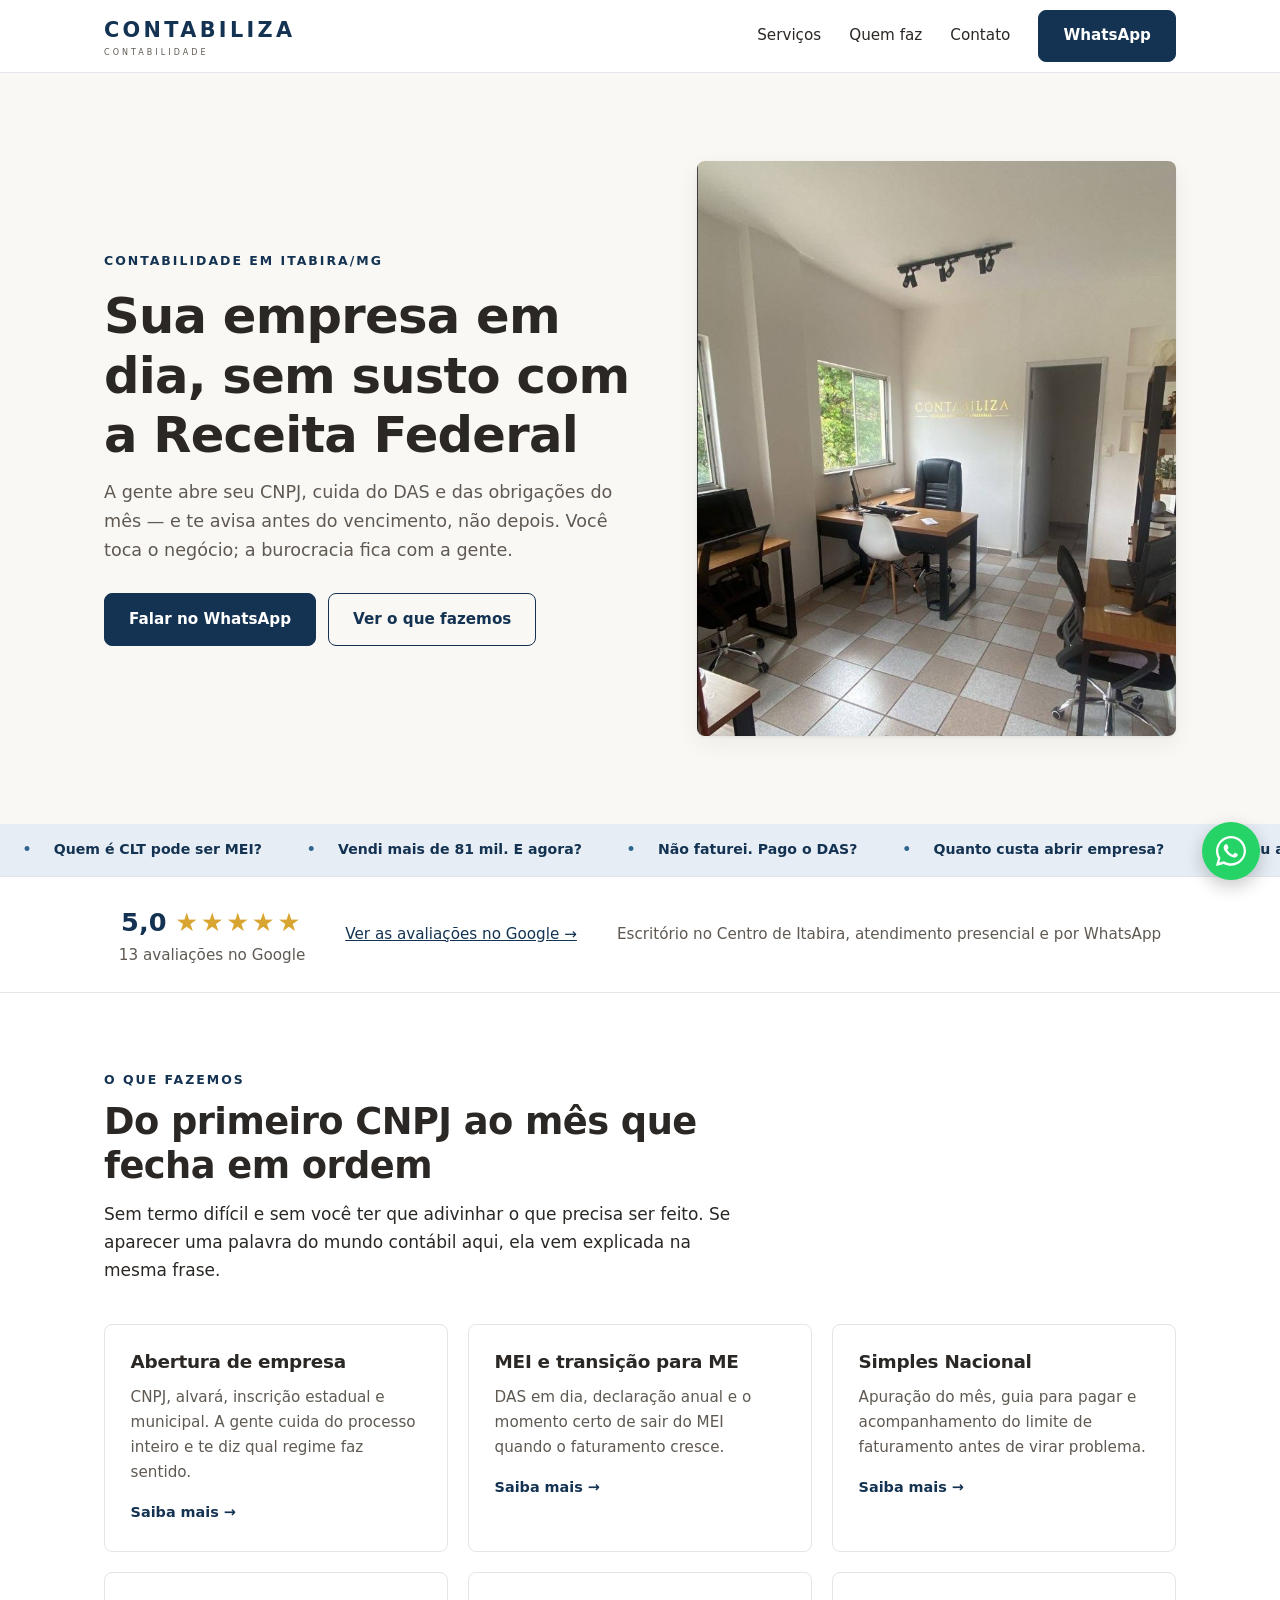
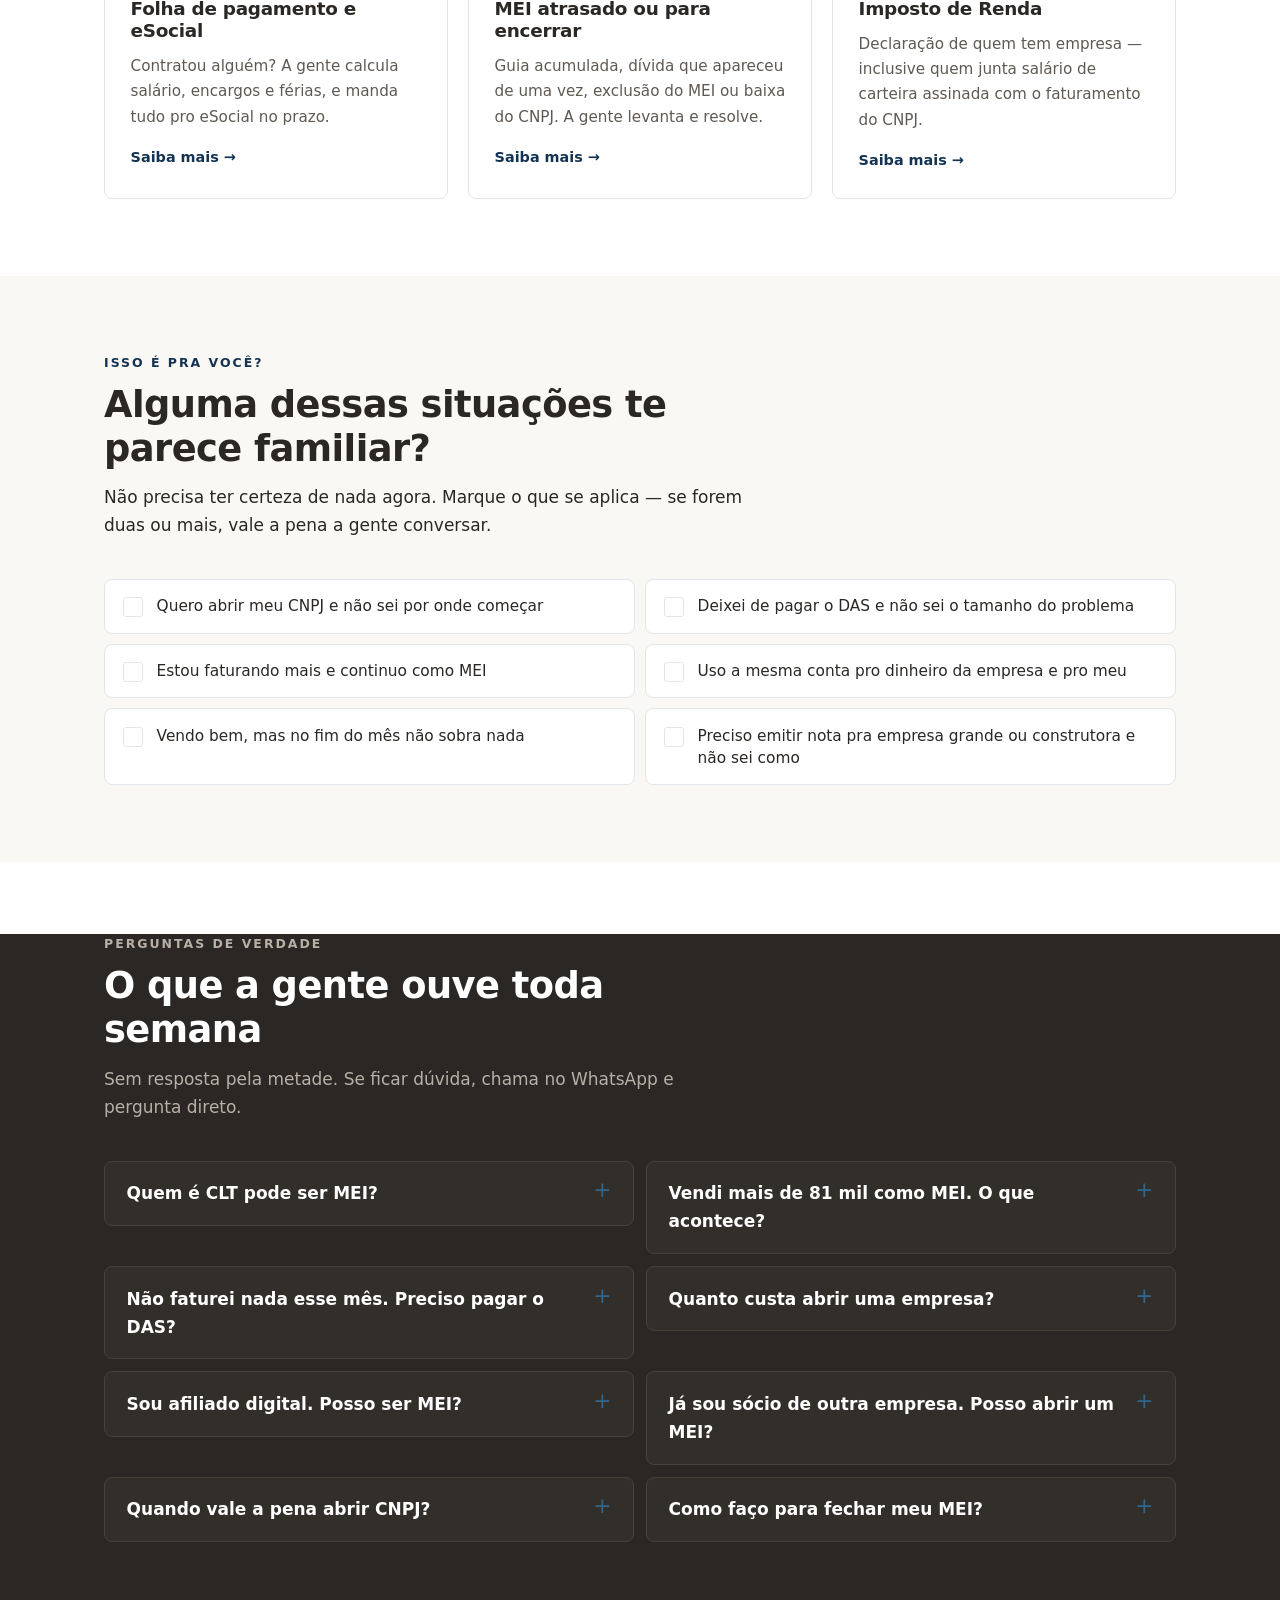
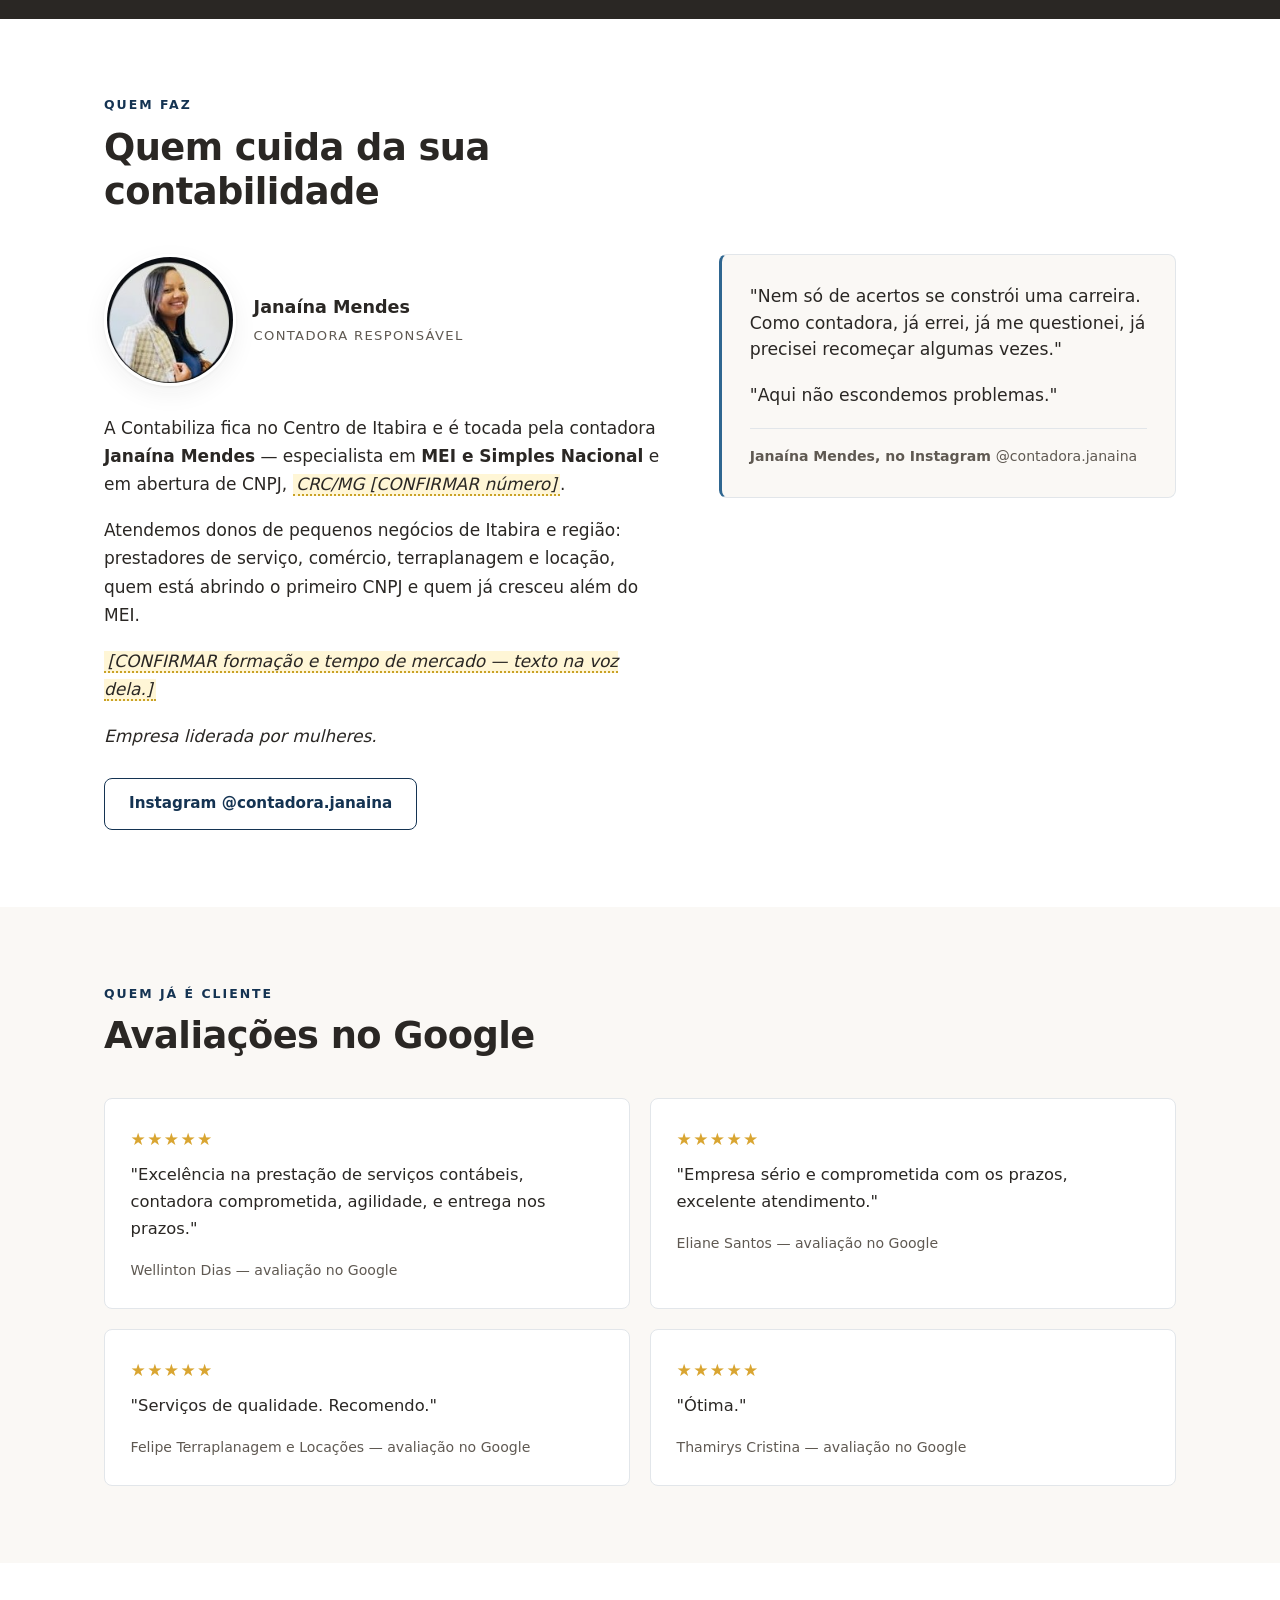
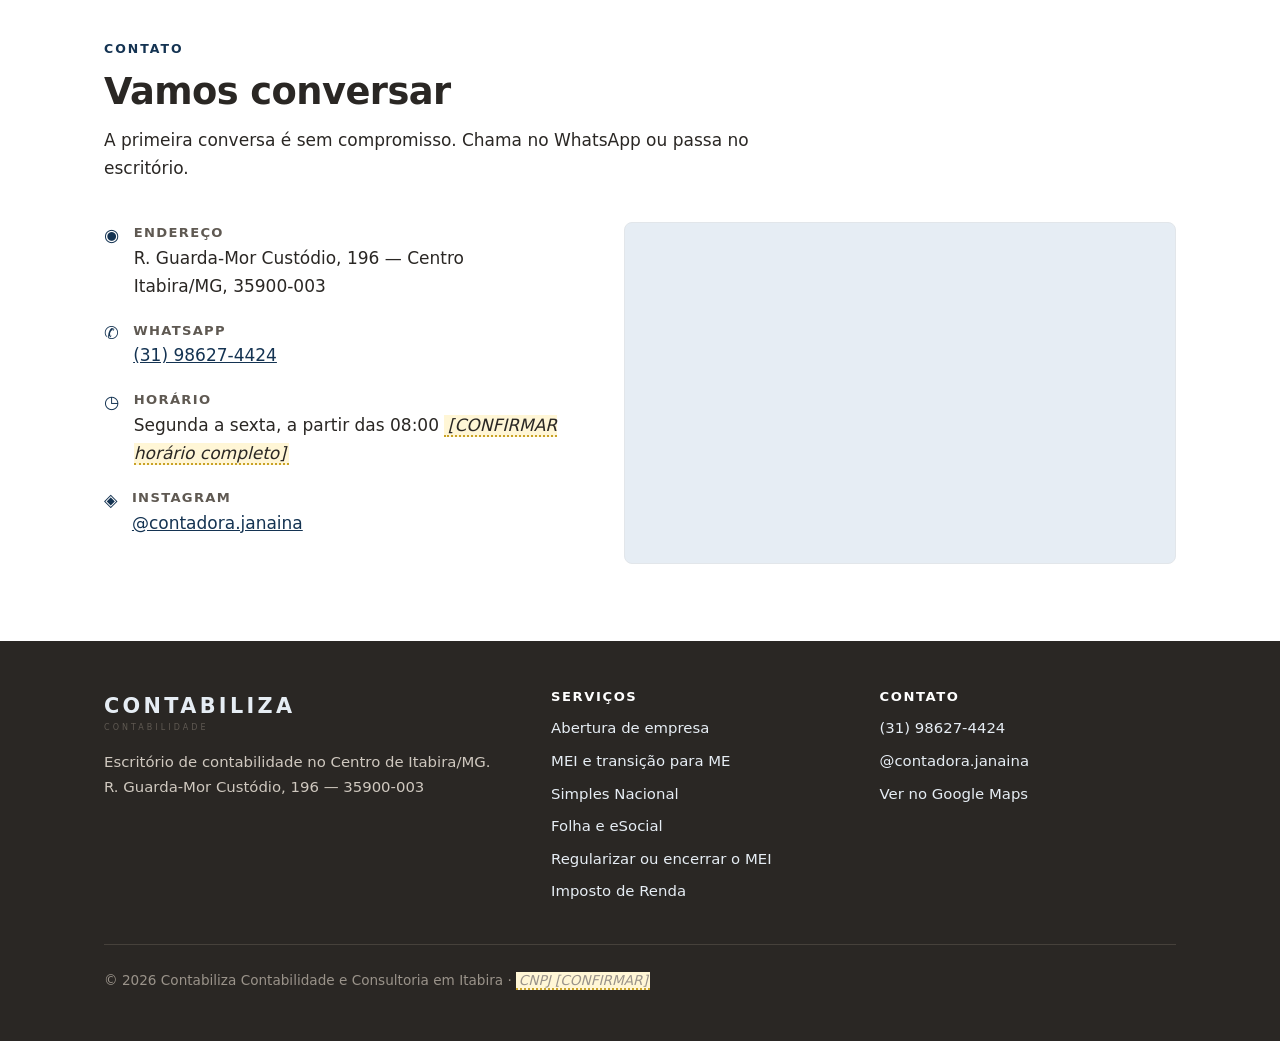
<file: index.html>
<!DOCTYPE html>
<html lang="pt-BR">
<head>
<meta charset="UTF-8">
<meta name="viewport" content="width=device-width, initial-scale=1">
<title>Contador em Itabira/MG — MEI e Simples Nacional | Contabiliza</title>
<meta name="description" content="Abertura de CNPJ, MEI e Simples Nacional em Itabira/MG. A gente cuida do DAS, das obrigações do mês e te avisa antes do vencimento. 5,0 no Google. Fale no WhatsApp.">
<link rel="canonical" href="https://marcel0gs.github.io/contabiliza-itabira-azul/">
<link rel="stylesheet" href="assets/css/style.css">

<script type="application/ld+json">
{
  "@context": "https://schema.org",
  "@type": "AccountingService",
  "name": "Contabiliza Contabilidade e Consultoria em Itabira",
  "description": "Escritório de contabilidade no Centro de Itabira/MG, especializado em abertura de CNPJ, MEI e Simples Nacional.",
  "image": "https://marcel0gs.github.io/contabiliza-itabira-azul/assets/img/escritorio.jpg",
  "telephone": "+5531986274424",
  "url": "https://marcel0gs.github.io/contabiliza-itabira-azul/",
  "address": {
    "@type": "PostalAddress",
    "streetAddress": "R. Guarda-Mor Custódio, 196",
    "addressLocality": "Itabira",
    "addressRegion": "MG",
    "postalCode": "35900-003",
    "addressCountry": "BR"
  },
  "areaServed": { "@type": "City", "name": "Itabira" },
  "knowsAbout": ["MEI", "Simples Nacional", "Abertura de empresa", "DAS", "Imposto de Renda"],
  "sameAs": ["https://www.instagram.com/contadora.janaina/"],
  "aggregateRating": {
    "@type": "AggregateRating",
    "ratingValue": "5.0",
    "reviewCount": "13"
  },
  "openingHoursSpecification": [{
    "@type": "OpeningHoursSpecification",
    "dayOfWeek": ["Monday"],
    "opens": "08:00"
  }]
}
</script>
<!-- [CONFIRMAR] horário completo da semana. Só segunda-feira está público no
     perfil do Google. Completar o openingHoursSpecification depois. -->

<!-- FAQPage: as mesmas oito perguntas da faixa. Mantido em sincronia com o
     texto visível — se a resposta mudar lá, muda aqui. -->
<script type="application/ld+json">
{
  "@context": "https://schema.org",
  "@type": "FAQPage",
  "mainEntity": [
    {
      "@type": "Question",
      "name": "Quem é CLT pode ser MEI?",
      "acceptedAnswer": { "@type": "Answer", "text": "Pode. Você continua pagando o INSS do MEI; se for demitido, ter MEI pode afetar o direito ao seguro-desemprego; e servidor público federal não pode, por lei. Na declaração anual, o salário e o que você tira da empresa se somam." }
    },
    {
      "@type": "Question",
      "name": "Vendi mais de 81 mil como MEI. O que acontece?",
      "acceptedAnswer": { "@type": "Answer", "text": "A empresa precisa migrar para ME e passa a apurar imposto sobre o faturamento, com acompanhamento mensal. O desenquadramento pode ser cobrado de forma retroativa e existe risco de bloqueio da inscrição estadual." }
    },
    {
      "@type": "Question",
      "name": "Não faturei nada esse mês. Preciso pagar o DAS?",
      "acceptedAnswer": { "@type": "Answer", "text": "Precisa. O DAS do MEI é de valor fixo e é gerado automaticamente todo mês desde a abertura do CNPJ, independente de faturamento. Guia não paga acumula juros e multa." }
    },
    {
      "@type": "Question",
      "name": "Quanto custa abrir uma empresa?",
      "acceptedAnswer": { "@type": "Answer", "text": "Além do serviço contábil, existem taxas oficiais: a da Junta Comercial de Minas Gerais, a da inscrição na Prefeitura e, dependendo do imóvel e da atividade, a taxa de fiscalização. Os valores são atualizados de tempo em tempo." }
    },
    {
      "@type": "Question",
      "name": "Sou afiliado digital. Posso ser MEI?",
      "acceptedAnswer": { "@type": "Answer", "text": "Não. Atividade de afiliado digital não está entre as permitidas no MEI. O caminho certo para quem trabalha no digital é abrir como ME." }
    },
    {
      "@type": "Question",
      "name": "Já sou sócio de outra empresa. Posso abrir um MEI?",
      "acceptedAnswer": { "@type": "Answer", "text": "Não. Quem já participa do quadro societário de outra empresa está impedido de ser MEI." }
    },
    {
      "@type": "Question",
      "name": "Quando vale a pena abrir CNPJ?",
      "acceptedAnswer": { "@type": "Answer", "text": "Quando o faturamento mensal chega a um patamar em que o imposto como empresa fica menor do que como pessoa física, quando um cliente pede nota fiscal, ou quando você quer acessar crédito como empresa. O patamar depende do seu número e da sua atividade." }
    },
    {
      "@type": "Question",
      "name": "Como faço para fechar meu MEI?",
      "acceptedAnswer": { "@type": "Answer", "text": "A baixa é feita pelo Portal do Empreendedor e não tem custo. Ela cancela as inscrições municipal e estadual e o alvará no mesmo processo. Dar baixa não apaga guia atrasada: a dívida continua e passa a ser cobrada do CPF do titular." }
    }
  ]
}
</script>
</head>
<body>

<header class="topo">
  <div class="wrap topo__inner">
    <a class="marca" href="./">Contabiliza<span>Contabilidade</span></a>
    <nav class="nav" aria-label="Principal">
      <div class="nav__links nav">
        <a href="#servicos">Serviços</a>
        <a href="#sobre">Quem faz</a>
        <a href="#contato">Contato</a>
      </div>
      <a class="btn" href="https://wa.me/5531986274424?text=Ol%C3%A1%21%20Vim%20pelo%20site%20e%20gostaria%20de%20conversar." target="_blank" rel="noopener">WhatsApp</a>
    </nav>
  </div>
</header>

<main>

  <!-- ==================== HERO ==================== -->
  <!-- Eixo de copy: promessa concreta (empresa em dia) + medo concreto da
       Receita. O medo da Receita é da própria Janaína, no Instagram dela. -->
  <section class="hero">
    <div class="wrap hero__grid">
      <div>
        <p class="hero__olho">Contabilidade em Itabira/MG</p>
        <h1>Sua empresa em dia, sem susto com a Receita Federal</h1>
        <p class="hero__sub">
          A gente abre seu CNPJ, cuida do DAS e das obrigações do mês — e te
          avisa antes do vencimento, não depois. Você toca o negócio; a
          burocracia fica com a gente.
        </p>
        <div class="hero__acoes">
          <a class="btn" href="https://wa.me/5531986274424?text=Ol%C3%A1%21%20Vim%20pelo%20site%20e%20gostaria%20de%20conversar." target="_blank" rel="noopener">
            Falar no WhatsApp
          </a>
          <a class="btn btn--vazado" href="#servicos">Ver o que fazemos</a>
        </div>
      </div>
      <!-- Foto real do escritório, do perfil do Google.
           [SUBSTITUIR] por versão em alta resolução — a atual tem 715px de
           largura, suficiente para a demo, apertado para tela grande. -->
      <div class="foto foto--escritorio" role="img" aria-label="Sala da Contabiliza no Centro de Itabira, com o letreiro dourado na parede"></div>
    </div>
  </section>

  <!-- ==================== FAIXA DE PERGUNTAS (decorativa) ==================== -->
  <!--
    Fita só ilustrativa (`aria-hidden`) — as mesmas perguntas existem como
    texto real, com resposta, na seção #perguntas mais abaixo.
  -->
  <div class="fita" aria-hidden="true">
    <div class="fita__trilho">
      <span class="fita__grupo">
        <b>Quem é CLT pode ser MEI?</b>
        <b>Vendi mais de 81 mil. E agora?</b>
        <b>Não faturei. Pago o DAS?</b>
        <b>Quanto custa abrir empresa?</b>
        <b>Sou afiliado digital. Posso ser MEI?</b>
        <b>Já sou sócio. Posso ser MEI?</b>
        <b>Quando vale abrir CNPJ?</b>
        <b>Como fecho meu MEI?</b>
      </span>
      <span class="fita__grupo">
        <b>Quem é CLT pode ser MEI?</b>
        <b>Vendi mais de 81 mil. E agora?</b>
        <b>Não faturei. Pago o DAS?</b>
        <b>Quanto custa abrir empresa?</b>
        <b>Sou afiliado digital. Posso ser MEI?</b>
        <b>Já sou sócio. Posso ser MEI?</b>
        <b>Quando vale abrir CNPJ?</b>
        <b>Como fecho meu MEI?</b>
      </span>
    </div>
  </div>

  <!-- ==================== PROVA SOCIAL ==================== -->
  <section class="prova">
    <div class="wrap prova__inner">
      <div>
        <div class="prova__nota">5,0 <span class="prova__estrelas" aria-hidden="true">★★★★★</span></div>
        <p class="prova__texto">13 avaliações no Google</p>
      </div>
      <p class="prova__texto">
        <a href="https://www.google.com/maps/place/?q=place_id:ChIJHSGB-YihpQAR3eCgWAlwSuA" target="_blank" rel="noopener">
          Ver as avaliações no Google →
        </a>
      </p>
      <p class="prova__texto">Escritório no Centro de Itabira, atendimento presencial e por WhatsApp</p>
    </div>
  </section>

  <!-- ==================== SERVIÇOS ==================== -->
  <section class="secao" id="servicos">
    <div class="wrap">
      <div class="secao__cabeca">
        <p class="secao__olho">O que fazemos</p>
        <h2>Do primeiro CNPJ ao mês que fecha em ordem</h2>
        <p>Sem termo difícil e sem você ter que adivinhar o que precisa ser
           feito. Se aparecer uma palavra do mundo contábil aqui, ela vem
           explicada na mesma frase.</p>
      </div>

      <!-- Ordem definida pelo posicionamento declarado dela na bio do
           Instagram: "Contadora de MEI e Simples Nacional" + "Te ajudo na
           abertura do CNPJ".
           [CONFIRMAR ESCOPO] folha/eSocial, IR e emissão de notas seguem como
           hipótese de escopo — confirmar o que ela realmente atende. -->
      <div class="cards">
        <a class="card" href="servicos/abertura-de-empresa-itabira/">
          <h3>Abertura de empresa</h3>
          <p>CNPJ, alvará, inscrição estadual e municipal. A gente cuida do
             processo inteiro e te diz qual regime faz sentido.</p>
          <span class="card__seta">Saiba mais →</span>
        </a>

        <a class="card" href="servicos/contabilidade-para-mei-itabira/">
          <h3>MEI e transição para ME</h3>
          <p>DAS em dia, declaração anual e o momento certo de sair do MEI
             quando o faturamento cresce.</p>
          <span class="card__seta">Saiba mais →</span>
        </a>

        <a class="card" href="servicos/simples-nacional/">
          <h3>Simples Nacional</h3>
          <p>Apuração do mês, guia para pagar e acompanhamento do limite de
             faturamento antes de virar problema.</p>
          <span class="card__seta">Saiba mais →</span>
        </a>

        <a class="card" href="servicos/folha-de-pagamento-esocial/">
          <h3>Folha de pagamento e eSocial</h3>
          <p>Contratou alguém? A gente calcula salário, encargos e férias, e
             manda tudo pro eSocial no prazo.</p>
          <span class="card__seta">Saiba mais →</span>
        </a>

        <a class="card" href="servicos/regularizar-mei/">
          <h3>MEI atrasado ou para encerrar</h3>
          <p>Guia acumulada, dívida que apareceu de uma vez, exclusão do MEI ou
             baixa do CNPJ. A gente levanta e resolve.</p>
          <span class="card__seta">Saiba mais →</span>
        </a>

        <a class="card" href="servicos/imposto-de-renda/">
          <h3>Imposto de Renda</h3>
          <p>Declaração de quem tem empresa — inclusive quem junta salário de
             carteira assinada com o faturamento do CNPJ.</p>
          <span class="card__seta">Saiba mais →</span>
        </a>
      </div>
    </div>
  </section>

  <!-- ==================== QUIZ ==================== -->
  <!--
    Componente de autoqualificação. Base: templates/componentes/quiz-qualificacao.html

    AS SEIS OPÇÕES SAEM DE POSTS PUBLICADOS PELA PRÓPRIA JANAÍNA — cada uma é
    um alerta dela invertido em dor do cliente:
      1. "Te ajudo na abertura do CNPJ" (bio)
      2. "Quando o MEI esquece de pagar o DAS, descobre uma dívida enorme e
          ainda é excluído do MEI"
      3. "MEI que fatura mais de 100mil por ano e ainda não migrou para ME,
          está na mira da Receita Federal!"
      4. "Misturar contas pessoais e da empresa é o começo do caos.
          Separe tudo – sempre."
      5. "Faturar muito não significa estar indo bem. Você precisa analisar
          lucro, não só vendas"
      6. Felipe Terraplanagem e Locações é cliente real (avaliação no Google) —
          nota para construtora é dor concreta em cidade de mineração.
    Se algum dia essas opções virarem genéricas, o componente morre. A redação
    é o componente.
  -->
  <section class="secao secao--creme" id="quiz">
    <div class="wrap">
      <div class="secao__cabeca">
        <p class="secao__olho">Isso é pra você?</p>
        <h2>Alguma dessas situações te parece familiar?</h2>
        <p>Não precisa ter certeza de nada agora. Marque o que se aplica — se
           forem duas ou mais, vale a pena a gente conversar.</p>
      </div>

      <fieldset class="qq__opcoes" data-quiz data-telefone="5531986274424" data-minimo="2">
        <legend class="sr">Situações que se aplicam à sua empresa</legend>

        <label class="qq__opcao">
          <input type="checkbox" value="Quero abrir meu CNPJ e não sei por onde começar">
          <span class="qq__marca" aria-hidden="true"></span>
          <span class="qq__label">Quero abrir meu CNPJ e não sei por onde começar</span>
        </label>

        <label class="qq__opcao">
          <input type="checkbox" value="Deixei de pagar o DAS e não sei o tamanho do problema">
          <span class="qq__marca" aria-hidden="true"></span>
          <span class="qq__label">Deixei de pagar o DAS e não sei o tamanho do problema</span>
        </label>

        <label class="qq__opcao">
          <input type="checkbox" value="Estou faturando mais e continuo como MEI">
          <span class="qq__marca" aria-hidden="true"></span>
          <span class="qq__label">Estou faturando mais e continuo como MEI</span>
        </label>

        <label class="qq__opcao">
          <input type="checkbox" value="Uso a mesma conta pro dinheiro da empresa e pro meu">
          <span class="qq__marca" aria-hidden="true"></span>
          <span class="qq__label">Uso a mesma conta pro dinheiro da empresa e pro meu</span>
        </label>

        <label class="qq__opcao">
          <input type="checkbox" value="Vendo bem, mas no fim do mês não sobra nada">
          <span class="qq__marca" aria-hidden="true"></span>
          <span class="qq__label">Vendo bem, mas no fim do mês não sobra nada</span>
        </label>

        <label class="qq__opcao">
          <input type="checkbox" value="Preciso emitir nota pra empresa grande ou construtora e não sei como">
          <span class="qq__marca" aria-hidden="true"></span>
          <span class="qq__label">Preciso emitir nota pra empresa grande ou construtora e não sei como</span>
        </label>
      </fieldset>

      <div class="qq__resultado" data-resultado hidden>
        <p class="qq__resultado-texto">
          Você marcou <strong data-contagem>0</strong> <span data-plural>situações</span>.
          Vale a pena conversar — a primeira conversa é sem compromisso e sem custo.
        </p>
        <a class="qq__cta btn" data-cta href="#" target="_blank" rel="noopener">Quero conversar →</a>
      </div>
    </div>
  </section>

  <!-- ==================== FAIXA DE PERGUNTAS ==================== -->
  <!--
    As oito perguntas saem de posts publicados por ela — são as dúvidas que
    ela já respondeu no Instagram, e são o que a pessoa digita no Google.
    A fita decorativa que ilustra essas perguntas está lá em cima, antes da
    prova social. Sem valor de taxa e sem faixa da tabela do IRPF em nenhuma
    resposta — número velho aqui derruba a página.
  -->
  <section class="faixa" id="perguntas">
    <div class="wrap">
      <div class="secao__cabeca">
        <p class="secao__olho">Perguntas de verdade</p>
        <h2>O que a gente ouve toda semana</h2>
        <p>Sem resposta pela metade. Se ficar dúvida, chama no WhatsApp e
           pergunta direto.</p>
      </div>

      <div class="perguntas">
        <details class="pergunta">
          <summary>Quem é CLT pode ser MEI?</summary>
          <p>Pode, e é cada vez mais comum. Três coisas para saber antes: você
             continua pagando o INSS do MEI; se for demitido, ter MEI pode
             afetar o seu direito ao seguro-desemprego; e servidor público
             federal não pode, por lei. Vale também lembrar que na declaração
             anual o salário e o que você tira da empresa se somam.</p>
        </details>

        <details class="pergunta">
          <summary>Vendi mais de 81 mil como MEI. O que acontece?</summary>
          <p>A empresa precisa migrar para ME e passa a apurar imposto sobre o
             faturamento, com acompanhamento mensal. O desenquadramento pode ser
             cobrado de forma retroativa e existe risco de bloqueio da inscrição
             estadual. Quem percebe a curva durante o ano resolve com calma;
             quem descobre no fechamento paga a diferença.</p>
        </details>

        <details class="pergunta">
          <summary>Não faturei nada esse mês. Preciso pagar o DAS?</summary>
          <p>Precisa. O DAS do MEI é de valor fixo e é gerado automaticamente
             todo mês desde a abertura do CNPJ, independente de você ter vendido
             algo. Mês sem venda é mês com guia emitida — e guia não paga
             acumula juros e multa em silêncio.</p>
        </details>

        <details class="pergunta">
          <summary>Quanto custa abrir uma empresa?</summary>
          <p>Além do serviço contábil, existem taxas oficiais: a da Junta
             Comercial de Minas Gerais, a da inscrição na Prefeitura e,
             dependendo do imóvel e da atividade, a taxa de fiscalização. Os
             valores são atualizados de tempo em tempo — a gente te passa o
             total do seu caso antes de qualquer coisa começar.</p>
        </details>

        <details class="pergunta">
          <summary>Sou afiliado digital. Posso ser MEI?</summary>
          <p>Não. Atividade de afiliado digital não está entre as permitidas no
             MEI, e abrir assim gera problema com o fisco depois. O caminho
             certo para quem trabalha no digital é abrir como ME. É um dos erros
             mais frequentes de quem se formaliza sozinho.</p>
        </details>

        <details class="pergunta">
          <summary>Já sou sócio de outra empresa. Posso abrir um MEI?</summary>
          <p>Não. Quem já participa do quadro societário de outra empresa está
             impedido de ser MEI. Nesse caso a formalização precisa ser em outro
             formato, e vale conversar antes de abrir qualquer coisa.</p>
        </details>

        <details class="pergunta">
          <summary>Quando vale a pena abrir CNPJ?</summary>
          <p>Três sinais costumam aparecer juntos: o faturamento mensal chegou a
             um patamar em que o imposto como empresa fica menor do que como
             pessoa física; um cliente pediu nota fiscal; ou você quer acessar
             crédito como empresa. O patamar depende do seu número e da sua
             atividade — essa conta a gente faz com você.</p>
        </details>

        <details class="pergunta">
          <summary>Como faço para fechar meu MEI?</summary>
          <p>A baixa é feita pelo Portal do Empreendedor e não tem custo. Ela
             cancela as inscrições municipal e estadual e o alvará no mesmo
             processo. <strong>Atenção:</strong> dar baixa não apaga guia
             atrasada — a dívida continua e passa a ser cobrada do CPF do
             titular. Veja
             <a href="servicos/regularizar-mei/">regularizar ou encerrar o
             MEI</a>.</p>
        </details>
      </div>
    </div>
  </section>

  <!-- ==================== SOBRE ==================== -->
  <!-- A marca dela é pessoal, não institucional: no Instagram ela é "a
       contadora Janaína", não "a Contabiliza". A seção respeita isso.
       [SUBSTITUIR] pedir uma foto dela sem texto por cima para entrar aqui —
       as disponíveis hoje são prints de post, com legenda sobreposta. -->
  <section class="secao" id="sobre">
    <div class="wrap">
      <div class="secao__cabeca">
        <p class="secao__olho">Quem faz</p>
        <h2>Quem cuida da sua contabilidade</h2>
      </div>
      <div class="sobre">
        <div>
          <!-- Foto do perfil do Instagram: é a que ela mesma escolheu para se
               representar. Nativa em 158px, exibida em 132px.
               [SUBSTITUIR] por um retrato em alta quando ela mandar. -->
          <div class="pessoa">
            <img class="pessoa__foto" src="assets/img/janaina.jpg"
                 width="158" height="158" loading="lazy" decoding="async"
                 alt="Janaína Mendes, contadora responsável pela Contabiliza">
            <div>
              <strong class="pessoa__nome">Janaína Mendes</strong>
              <span class="pessoa__papel">Contadora responsável</span>
            </div>
          </div>

          <p>
            A Contabiliza fica no Centro de Itabira e é tocada pela contadora
            <strong>Janaína Mendes</strong> — especialista em
            <strong>MEI e Simples Nacional</strong> e em abertura de CNPJ,
            <span class="placeholder">CRC/MG [CONFIRMAR número]</span>.
          </p>
          <p>
            Atendemos donos de pequenos negócios de Itabira e região:
            prestadores de serviço, comércio, terraplanagem e locação, quem
            está abrindo o primeiro CNPJ e quem já cresceu além do MEI.
          </p>
          <p>
            <span class="placeholder">[CONFIRMAR formação e tempo de mercado —
            texto na voz dela.]</span>
          </p>
          <p><em>Empresa liderada por mulheres.</em></p>
          <div class="hero__acoes">
            <a class="btn btn--vazado" href="https://www.instagram.com/contadora.janaina/" target="_blank" rel="noopener">
              Instagram @contadora.janaina
            </a>
          </div>
        </div>

        <!-- Citação publicada por ela no próprio Instagram. Não editar nem
             reescrever — o valor está em ser a frase dela. -->
        <figure class="citacao">
          <blockquote>
            <p>"Nem só de acertos se constrói uma carreira. Como contadora, já
               errei, já me questionei, já precisei recomeçar algumas vezes."</p>
            <p>"Aqui não escondemos problemas."</p>
          </blockquote>
          <figcaption>Janaína Mendes, no Instagram <span>@contadora.janaina</span></figcaption>
        </figure>
      </div>
    </div>
  </section>

  <!-- ==================== DEPOIMENTOS ==================== -->
  <!-- Texto reproduzido exatamente como está publicado no Google. Não editar,
       não reescrever, não inventar depoimento novo. -->
  <section class="secao secao--creme">
    <div class="wrap">
      <div class="secao__cabeca">
        <p class="secao__olho">Quem já é cliente</p>
        <h2>Avaliações no Google</h2>
      </div>
      <div class="depos">
        <article class="depo">
          <div class="depo__estrelas" aria-label="5 de 5 estrelas">★★★★★</div>
          <blockquote>"Excelência na prestação de serviços contábeis, contadora comprometida, agilidade, e entrega nos prazos."</blockquote>
          <footer>Wellinton Dias — avaliação no Google</footer>
        </article>
        <article class="depo">
          <div class="depo__estrelas" aria-label="5 de 5 estrelas">★★★★★</div>
          <blockquote>"Empresa sério e comprometida com os prazos, excelente atendimento."</blockquote>
          <footer>Eliane Santos — avaliação no Google</footer>
        </article>
        <article class="depo">
          <div class="depo__estrelas" aria-label="5 de 5 estrelas">★★★★★</div>
          <blockquote>"Serviços de qualidade. Recomendo."</blockquote>
          <footer>Felipe Terraplanagem e Locações — avaliação no Google</footer>
        </article>
        <article class="depo">
          <div class="depo__estrelas" aria-label="5 de 5 estrelas">★★★★★</div>
          <blockquote>"Ótima."</blockquote>
          <footer>Thamirys Cristina — avaliação no Google</footer>
        </article>
      </div>
    </div>
  </section>

  <!-- ==================== CONTATO ==================== -->
  <section class="secao" id="contato">
    <div class="wrap">
      <div class="secao__cabeca">
        <p class="secao__olho">Contato</p>
        <h2>Vamos conversar</h2>
        <p>A primeira conversa é sem compromisso. Chama no WhatsApp ou passa no
           escritório.</p>
      </div>

      <div class="contato__grid">
        <div>
          <ul class="dados">
            <li>
              <span class="ico" aria-hidden="true">◉</span>
              <div>
                <strong>Endereço</strong>
                R. Guarda-Mor Custódio, 196 — Centro<br>Itabira/MG, 35900-003
              </div>
            </li>
            <li>
              <span class="ico" aria-hidden="true">✆</span>
              <div>
                <strong>WhatsApp</strong>
                <a href="https://wa.me/5531986274424?text=Ol%C3%A1%21%20Vim%20pelo%20site%20e%20gostaria%20de%20conversar." target="_blank" rel="noopener">(31) 98627-4424</a>
              </div>
            </li>
            <li>
              <span class="ico" aria-hidden="true">◷</span>
              <div>
                <strong>Horário</strong>
                Segunda a sexta, a partir das 08:00
                <span class="placeholder">[CONFIRMAR horário completo]</span>
              </div>
            </li>
            <li>
              <span class="ico" aria-hidden="true">◈</span>
              <div>
                <strong>Instagram</strong>
                <a href="https://www.instagram.com/contadora.janaina/" target="_blank" rel="noopener">@contadora.janaina</a>
              </div>
            </li>
          </ul>
        </div>

        <!-- Incorporação simples do Google Maps: NÃO exige chave de API e não
             quebra. Testar sempre antes de mostrar ao cliente. -->
        <div class="mapa">
          <iframe
            title="Localização da Contabiliza no Centro de Itabira"
            src="https://www.google.com/maps?q=R.+Guarda-Mor+Cust%C3%B3dio,+196,+Centro,+Itabira+-+MG,+35900-003&output=embed"
            loading="lazy"
            referrerpolicy="no-referrer-when-downgrade"></iframe>
        </div>
      </div>
    </div>
  </section>

</main>

<footer class="rodape">
  <div class="wrap">
    <div class="rodape__grid">
      <div>
        <a class="marca" href="./">Contabiliza<span>Contabilidade</span></a>
        <p style="margin-top:1rem">
          Escritório de contabilidade no Centro de Itabira/MG.<br>
          R. Guarda-Mor Custódio, 196 — 35900-003
        </p>
      </div>
      <div>
        <h3>Serviços</h3>
        <ul>
          <li><a href="servicos/abertura-de-empresa-itabira/">Abertura de empresa</a></li>
          <li><a href="servicos/contabilidade-para-mei-itabira/">MEI e transição para ME</a></li>
          <li><a href="servicos/simples-nacional/">Simples Nacional</a></li>
          <li><a href="servicos/folha-de-pagamento-esocial/">Folha e eSocial</a></li>
          <li><a href="servicos/regularizar-mei/">Regularizar ou encerrar o MEI</a></li>
          <li><a href="servicos/imposto-de-renda/">Imposto de Renda</a></li>
        </ul>
      </div>
      <div>
        <h3>Contato</h3>
        <ul>
          <li><a href="https://wa.me/5531986274424" target="_blank" rel="noopener">(31) 98627-4424</a></li>
          <li><a href="https://www.instagram.com/contadora.janaina/" target="_blank" rel="noopener">@contadora.janaina</a></li>
          <li><a href="https://www.google.com/maps/place/?q=place_id:ChIJHSGB-YihpQAR3eCgWAlwSuA" target="_blank" rel="noopener">Ver no Google Maps</a></li>
        </ul>
      </div>
    </div>
    <p class="rodape__fim">
      © 2026 Contabiliza Contabilidade e Consultoria em Itabira ·
      <span class="placeholder">CNPJ [CONFIRMAR]</span>
    </p>
  </div>
</footer>

<a class="zap-flutua" href="https://wa.me/5531986274424?text=Ol%C3%A1%21%20Vim%20pelo%20site%20e%20gostaria%20de%20conversar." target="_blank" rel="noopener" aria-label="Falar no WhatsApp">
  <svg viewBox="0 0 32 32" aria-hidden="true"><path d="M16 0C7.2 0 0 7.2 0 16c0 2.8.7 5.5 2.1 7.9L0 32l8.3-2.2c2.3 1.3 4.9 1.9 7.7 1.9 8.8 0 16-7.2 16-16S24.8 0 16 0zm0 29.1c-2.5 0-4.9-.7-7-1.9l-.5-.3-5 1.3 1.3-4.8-.3-.5c-1.4-2.2-2.1-4.7-2.1-7.3C2.4 8.5 8.5 2.4 16 2.4S29.6 8.5 29.6 16 23.5 29.1 16 29.1zm7.4-9.8c-.4-.2-2.4-1.2-2.8-1.3-.4-.1-.6-.2-.9.2-.3.4-1 1.3-1.2 1.5-.2.2-.4.3-.8.1-.4-.2-1.7-.6-3.3-2-1.2-1.1-2-2.4-2.3-2.8-.2-.4 0-.6.2-.8l.6-.7c.2-.2.2-.4.4-.6.1-.2 0-.5 0-.7l-1.2-2.8c-.3-.7-.6-.6-.9-.6h-.7c-.2 0-.6.1-1 .5-.3.4-1.3 1.3-1.3 3.1s1.3 3.6 1.5 3.9c.2.2 2.6 4 6.3 5.6.9.4 1.6.6 2.1.8.9.3 1.7.2 2.3.2.7-.1 2.2-.9 2.5-1.8.3-.9.3-1.6.2-1.8-.1-.2-.3-.3-.7-.5z"/></svg>
</a>

<script>
/* Quiz de autoqualificação — sem dependências.
   A partir de `data-minimo` marcações, revela o CTA e monta a mensagem do
   WhatsApp já com as situações escolhidas. O escritório recebe lead
   pré-qualificado, sem formulário e sem backend. */
(function () {
  document.querySelectorAll('[data-quiz]').forEach(function (quiz) {
    var telefone  = quiz.dataset.telefone;
    var minimo    = parseInt(quiz.dataset.minimo, 10) || 2;
    var raiz      = quiz.parentNode;
    var resultado = raiz.querySelector('[data-resultado]');
    var contagem  = raiz.querySelector('[data-contagem]');
    var plural    = raiz.querySelector('[data-plural]');
    var cta       = raiz.querySelector('[data-cta]');

    quiz.addEventListener('change', function () {
      var marcadas = Array.prototype.slice
        .call(quiz.querySelectorAll('input:checked'))
        .map(function (i) { return i.value; });

      if (marcadas.length < minimo) { resultado.hidden = true; return; }

      contagem.textContent = marcadas.length;
      plural.textContent = marcadas.length === 1 ? 'situação' : 'situações';

      var texto = 'Olá! Vim pelo site e marquei estas situações:\n\n'
        + marcadas.map(function (m) { return '• ' + m; }).join('\n')
        + '\n\nPodemos conversar?';

      cta.href = 'https://wa.me/' + telefone + '?text=' + encodeURIComponent(texto);
      resultado.hidden = false;
    });
  });
})();
</script>

</body>
</html>
</file>
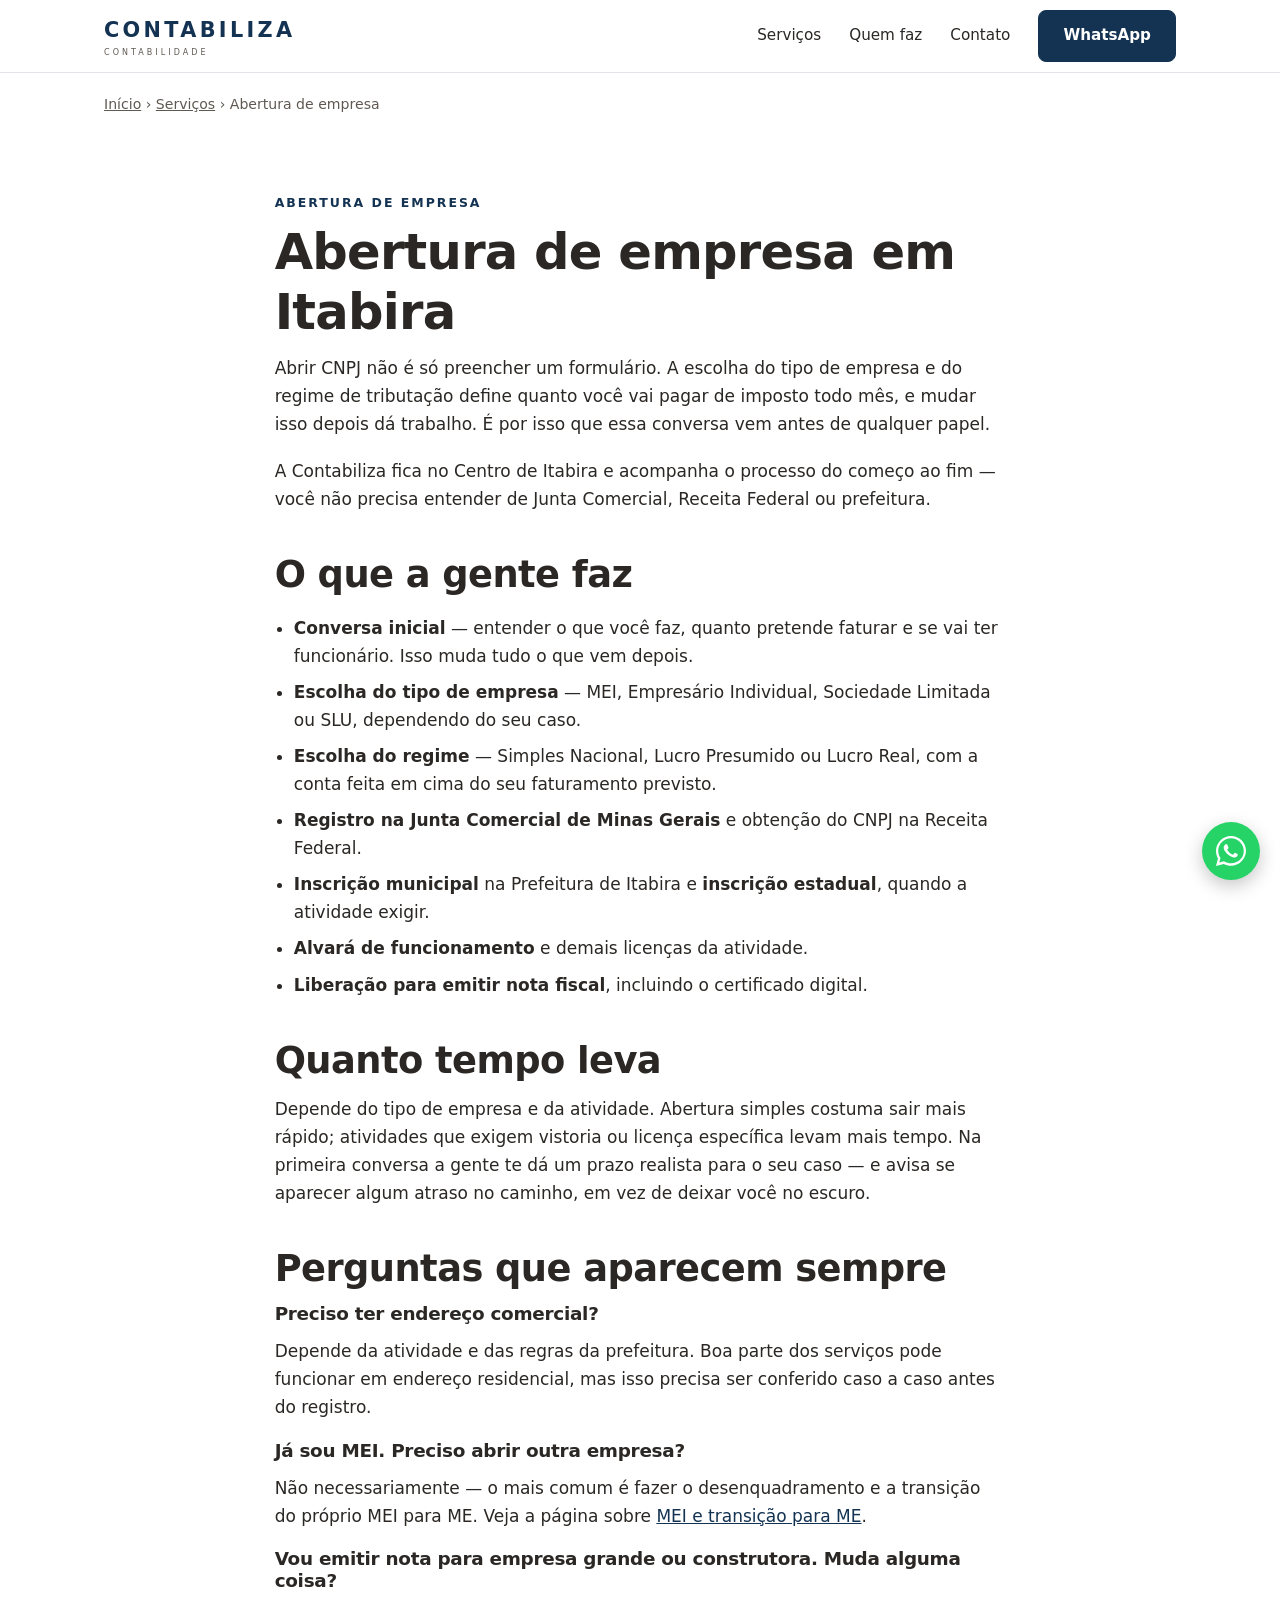
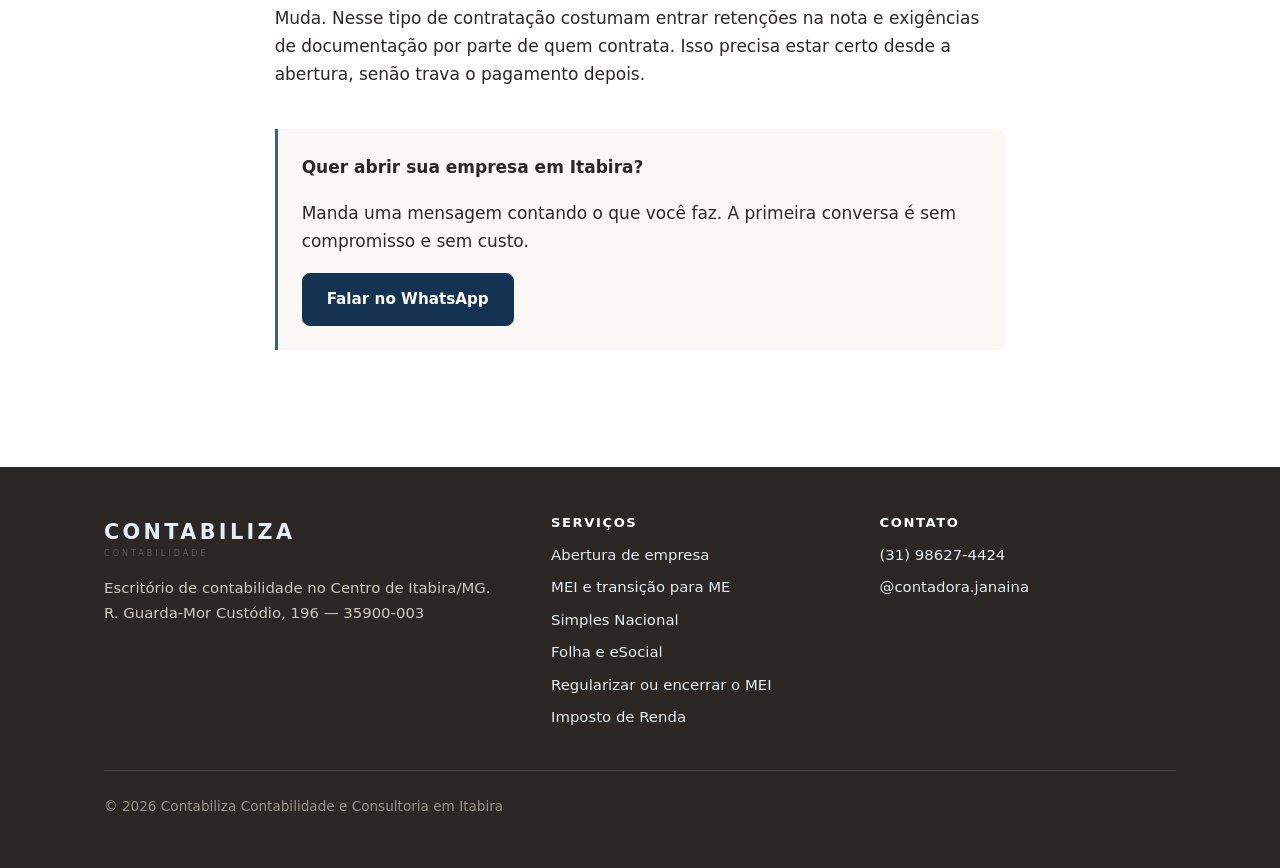
<file: servicos/abertura-de-empresa-itabira/index.html>
<!DOCTYPE html>
<html lang="pt-BR">
<head>
<meta charset="UTF-8">
<meta name="viewport" content="width=device-width, initial-scale=1">
<title>Abertura de empresa em Itabira/MG | Contabiliza Contabilidade</title>
<meta name="description" content="Abertura de CNPJ em Itabira: escolha do regime, alvará, inscrições estadual e municipal. A Contabiliza cuida do processo inteiro. Fale no WhatsApp.">
<link rel="canonical" href="https://marcel0gs.github.io/contabiliza-itabira-azul/servicos/abertura-de-empresa-itabira/">
<link rel="stylesheet" href="../../assets/css/style.css">
</head>
<body>

<header class="topo">
  <div class="wrap topo__inner">
    <a class="marca" href="../../">Contabiliza<span>Contabilidade</span></a>
    <nav class="nav" aria-label="Principal">
      <div class="nav__links nav">
        <a href="../../#servicos">Serviços</a>
        <a href="../../#sobre">Quem faz</a>
        <a href="../../#contato">Contato</a>
      </div>
      <a class="btn" href="https://wa.me/5531986274424?text=Ol%C3%A1%21%20Quero%20abrir%20uma%20empresa." target="_blank" rel="noopener">WhatsApp</a>
    </nav>
  </div>
</header>

<main>
  <div class="wrap">
    <nav class="migalha" aria-label="Você está aqui">
      <a href="../../">Início</a> › <a href="../../#servicos">Serviços</a> › Abertura de empresa
    </nav>
  </div>

  <section class="secao">
    <div class="wrap artigo">
      <p class="secao__olho">Abertura de empresa</p>
      <h1>Abertura de empresa em Itabira</h1>

      <p>
        Abrir CNPJ não é só preencher um formulário. A escolha do tipo de
        empresa e do regime de tributação define quanto você vai pagar de
        imposto todo mês, e mudar isso depois dá trabalho. É por isso que essa
        conversa vem antes de qualquer papel.
      </p>

      <p>
        A Contabiliza fica no Centro de Itabira e acompanha o processo do
        começo ao fim — você não precisa entender de Junta Comercial, Receita
        Federal ou prefeitura.
      </p>

      <h2>O que a gente faz</h2>
      <ul>
        <li><strong>Conversa inicial</strong> — entender o que você faz, quanto pretende faturar e se vai ter funcionário. Isso muda tudo o que vem depois.</li>
        <li><strong>Escolha do tipo de empresa</strong> — MEI, Empresário Individual, Sociedade Limitada ou SLU, dependendo do seu caso.</li>
        <li><strong>Escolha do regime</strong> — Simples Nacional, Lucro Presumido ou Lucro Real, com a conta feita em cima do seu faturamento previsto.</li>
        <li><strong>Registro na Junta Comercial de Minas Gerais</strong> e obtenção do CNPJ na Receita Federal.</li>
        <li><strong>Inscrição municipal</strong> na Prefeitura de Itabira e <strong>inscrição estadual</strong>, quando a atividade exigir.</li>
        <li><strong>Alvará de funcionamento</strong> e demais licenças da atividade.</li>
        <li><strong>Liberação para emitir nota fiscal</strong>, incluindo o certificado digital.</li>
      </ul>

      <h2>Quanto tempo leva</h2>
      <p>
        Depende do tipo de empresa e da atividade. Abertura simples costuma sair
        mais rápido; atividades que exigem vistoria ou licença específica levam
        mais tempo. Na primeira conversa a gente te dá um prazo realista para o
        seu caso — e avisa se aparecer algum atraso no caminho, em vez de deixar
        você no escuro.
      </p>

      <h2>Perguntas que aparecem sempre</h2>

      <h3>Preciso ter endereço comercial?</h3>
      <p>
        Depende da atividade e das regras da prefeitura. Boa parte dos serviços
        pode funcionar em endereço residencial, mas isso precisa ser conferido
        caso a caso antes do registro.
      </p>

      <h3>Já sou MEI. Preciso abrir outra empresa?</h3>
      <p>
        Não necessariamente — o mais comum é fazer o desenquadramento e a
        transição do próprio MEI para ME. Veja a página sobre
        <a href="../contabilidade-para-mei-itabira/">MEI e transição para ME</a>.
      </p>

      <h3>Vou emitir nota para empresa grande ou construtora. Muda alguma coisa?</h3>
      <p>
        Muda. Nesse tipo de contratação costumam entrar retenções na nota e
        exigências de documentação por parte de quem contrata. Isso precisa
        estar certo desde a abertura, senão trava o pagamento depois.
      </p>

      <div class="chamada">
        <p><strong>Quer abrir sua empresa em Itabira?</strong></p>
        <p>Manda uma mensagem contando o que você faz. A primeira conversa é
           sem compromisso e sem custo.</p>
        <p>
          <a class="btn" href="https://wa.me/5531986274424?text=Ol%C3%A1%21%20Quero%20abrir%20uma%20empresa%20e%20vim%20pelo%20site." target="_blank" rel="noopener">
            Falar no WhatsApp
          </a>
        </p>
      </div>

      <!-- [CONFIRMAR ESCOPO] Verificar com a Janaína se ela realmente executa
           todas as etapas listadas acima, ou se alguma é terceirizada. -->
    </div>
  </section>
</main>

<footer class="rodape">
  <div class="wrap">
    <div class="rodape__grid">
      <div>
        <a class="marca" href="../../">Contabiliza<span>Contabilidade</span></a>
        <p style="margin-top:1rem">
          Escritório de contabilidade no Centro de Itabira/MG.<br>
          R. Guarda-Mor Custódio, 196 — 35900-003
        </p>
      </div>
      <div>
        <h3>Serviços</h3>
        <ul>
          <li><a href="./">Abertura de empresa</a></li>
          <li><a href="../contabilidade-para-mei-itabira/">MEI e transição para ME</a></li>
          <li><a href="../simples-nacional/">Simples Nacional</a></li>
          <li><a href="../folha-de-pagamento-esocial/">Folha e eSocial</a></li>
          <li><a href="../regularizar-mei/">Regularizar ou encerrar o MEI</a></li>
          <li><a href="../imposto-de-renda/">Imposto de Renda</a></li>
        </ul>
      </div>
      <div>
        <h3>Contato</h3>
        <ul>
          <li><a href="https://wa.me/5531986274424" target="_blank" rel="noopener">(31) 98627-4424</a></li>
          <li><a href="https://www.instagram.com/contadora.janaina/" target="_blank" rel="noopener">@contadora.janaina</a></li>
        </ul>
      </div>
    </div>
    <p class="rodape__fim">© 2026 Contabiliza Contabilidade e Consultoria em Itabira</p>
  </div>
</footer>

<a class="zap-flutua" href="https://wa.me/5531986274424?text=Ol%C3%A1%21%20Vim%20pelo%20site." target="_blank" rel="noopener" aria-label="Falar no WhatsApp">
  <svg viewBox="0 0 32 32" aria-hidden="true"><path d="M16 0C7.2 0 0 7.2 0 16c0 2.8.7 5.5 2.1 7.9L0 32l8.3-2.2c2.3 1.3 4.9 1.9 7.7 1.9 8.8 0 16-7.2 16-16S24.8 0 16 0zm0 29.1c-2.5 0-4.9-.7-7-1.9l-.5-.3-5 1.3 1.3-4.8-.3-.5c-1.4-2.2-2.1-4.7-2.1-7.3C2.4 8.5 8.5 2.4 16 2.4S29.6 8.5 29.6 16 23.5 29.1 16 29.1zm7.4-9.8c-.4-.2-2.4-1.2-2.8-1.3-.4-.1-.6-.2-.9.2-.3.4-1 1.3-1.2 1.5-.2.2-.4.3-.8.1-.4-.2-1.7-.6-3.3-2-1.2-1.1-2-2.4-2.3-2.8-.2-.4 0-.6.2-.8l.6-.7c.2-.2.2-.4.4-.6.1-.2 0-.5 0-.7l-1.2-2.8c-.3-.7-.6-.6-.9-.6h-.7c-.2 0-.6.1-1 .5-.3.4-1.3 1.3-1.3 3.1s1.3 3.6 1.5 3.9c.2.2 2.6 4 6.3 5.6.9.4 1.6.6 2.1.8.9.3 1.7.2 2.3.2.7-.1 2.2-.9 2.5-1.8.3-.9.3-1.6.2-1.8-.1-.2-.3-.3-.7-.5z"/></svg>
</a>

</body>
</html>
</file>
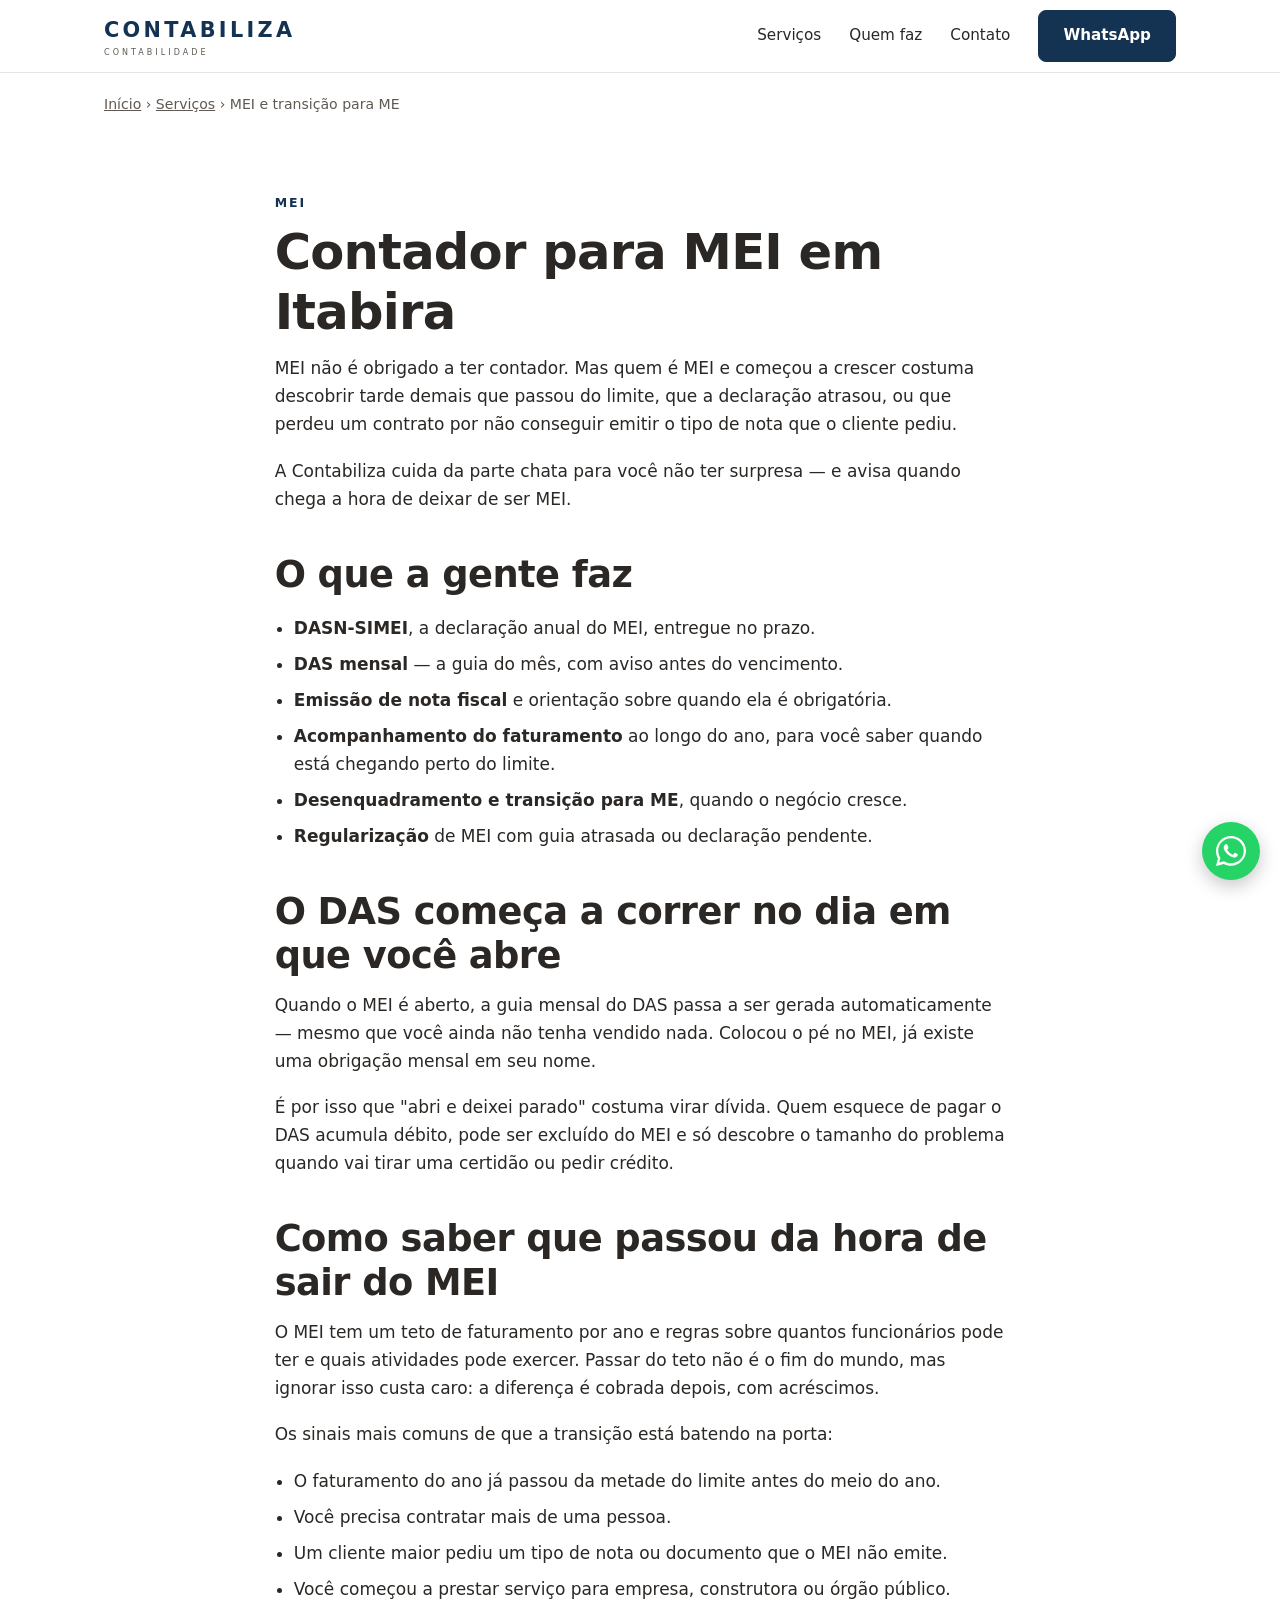
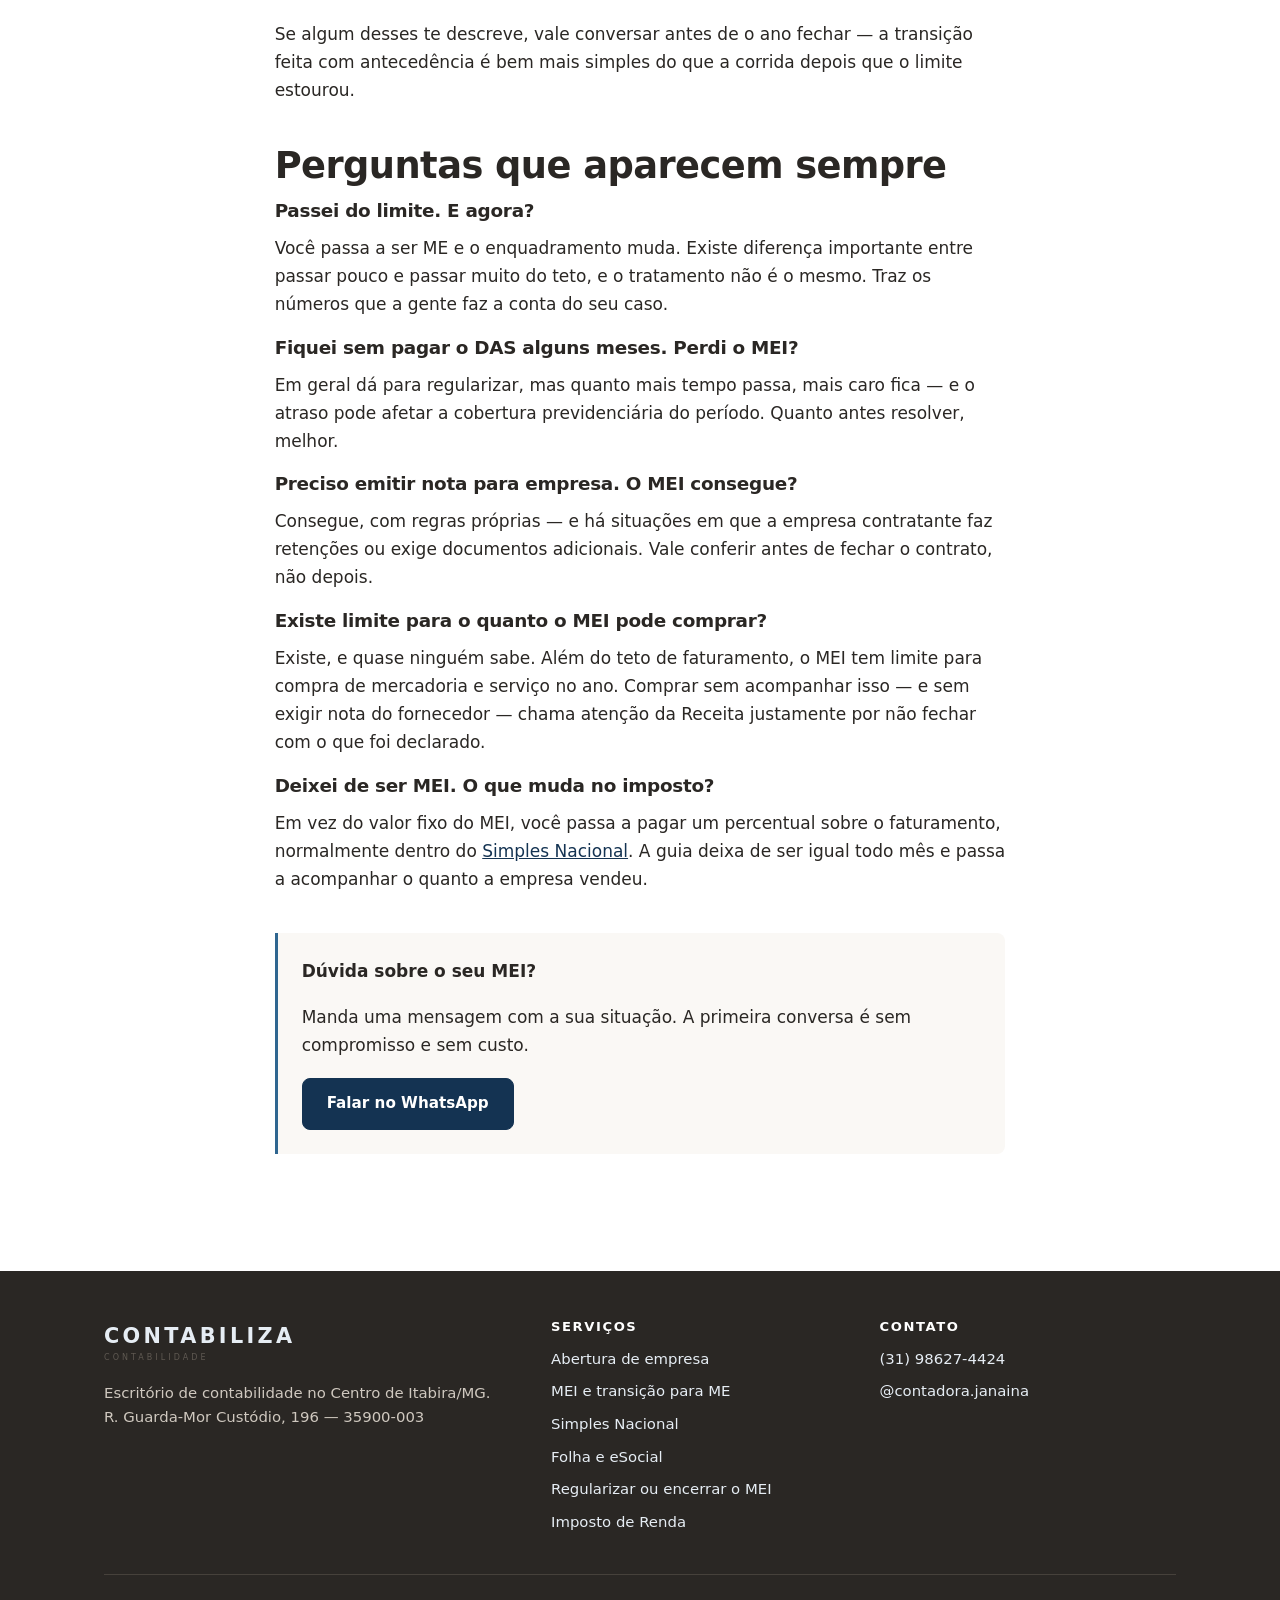
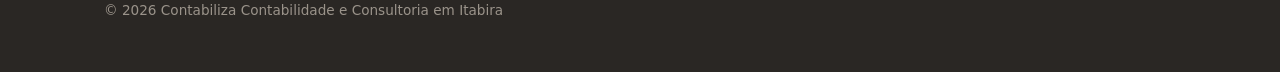
<file: servicos/contabilidade-para-mei-itabira/index.html>
<!DOCTYPE html>
<html lang="pt-BR">
<head>
<meta charset="UTF-8">
<meta name="viewport" content="width=device-width, initial-scale=1">
<title>Contador para MEI em Itabira/MG | Contabiliza Contabilidade</title>
<meta name="description" content="Contabilidade para MEI em Itabira: declaração anual, guia mensal e transição de MEI para ME quando o faturamento passa do limite. Fale no WhatsApp.">
<link rel="canonical" href="https://marcel0gs.github.io/contabiliza-itabira-azul/servicos/contabilidade-para-mei-itabira/">
<link rel="stylesheet" href="../../assets/css/style.css">
</head>
<body>

<header class="topo">
  <div class="wrap topo__inner">
    <a class="marca" href="../../">Contabiliza<span>Contabilidade</span></a>
    <nav class="nav" aria-label="Principal">
      <div class="nav__links nav">
        <a href="../../#servicos">Serviços</a>
        <a href="../../#sobre">Quem faz</a>
        <a href="../../#contato">Contato</a>
      </div>
      <a class="btn" href="https://wa.me/5531986274424?text=Ol%C3%A1%21%20Tenho%20d%C3%BAvida%20sobre%20MEI." target="_blank" rel="noopener">WhatsApp</a>
    </nav>
  </div>
</header>

<main>
  <div class="wrap">
    <nav class="migalha" aria-label="Você está aqui">
      <a href="../../">Início</a> › <a href="../../#servicos">Serviços</a> › MEI e transição para ME
    </nav>
  </div>

  <section class="secao">
    <div class="wrap artigo">
      <p class="secao__olho">MEI</p>
      <h1>Contador para MEI em Itabira</h1>

      <p>
        MEI não é obrigado a ter contador. Mas quem é MEI e começou a crescer
        costuma descobrir tarde demais que passou do limite, que a declaração
        atrasou, ou que perdeu um contrato por não conseguir emitir o tipo de
        nota que o cliente pediu.
      </p>

      <p>
        A Contabiliza cuida da parte chata para você não ter surpresa — e avisa
        quando chega a hora de deixar de ser MEI.
      </p>

      <h2>O que a gente faz</h2>
      <ul>
        <li><strong>DASN-SIMEI</strong>, a declaração anual do MEI, entregue no prazo.</li>
        <li><strong>DAS mensal</strong> — a guia do mês, com aviso antes do vencimento.</li>
        <li><strong>Emissão de nota fiscal</strong> e orientação sobre quando ela é obrigatória.</li>
        <li><strong>Acompanhamento do faturamento</strong> ao longo do ano, para você saber quando está chegando perto do limite.</li>
        <li><strong>Desenquadramento e transição para ME</strong>, quando o negócio cresce.</li>
        <li><strong>Regularização</strong> de MEI com guia atrasada ou declaração pendente.</li>
      </ul>

      <!-- Os dois blocos abaixo saem de posts publicados pela Janaína. São os
           pontos que os sites de contabilidade da região não falam. -->
      <h2>O DAS começa a correr no dia em que você abre</h2>
      <p>
        Quando o MEI é aberto, a guia mensal do DAS passa a ser gerada
        automaticamente — mesmo que você ainda não tenha vendido nada. Colocou o
        pé no MEI, já existe uma obrigação mensal em seu nome.
      </p>
      <p>
        É por isso que "abri e deixei parado" costuma virar dívida. Quem esquece
        de pagar o DAS acumula débito, pode ser excluído do MEI e só descobre o
        tamanho do problema quando vai tirar uma certidão ou pedir crédito.
      </p>

      <h2>Como saber que passou da hora de sair do MEI</h2>
      <p>
        O MEI tem um teto de faturamento por ano e regras sobre quantos
        funcionários pode ter e quais atividades pode exercer. Passar do teto não
        é o fim do mundo, mas ignorar isso custa caro: a diferença é cobrada
        depois, com acréscimos.
      </p>
      <p>Os sinais mais comuns de que a transição está batendo na porta:</p>
      <ul>
        <li>O faturamento do ano já passou da metade do limite antes do meio do ano.</li>
        <li>Você precisa contratar mais de uma pessoa.</li>
        <li>Um cliente maior pediu um tipo de nota ou documento que o MEI não emite.</li>
        <li>Você começou a prestar serviço para empresa, construtora ou órgão público.</li>
      </ul>
      <p>
        Se algum desses te descreve, vale conversar antes de o ano fechar — a
        transição feita com antecedência é bem mais simples do que a corrida
        depois que o limite estourou.
      </p>

      <h2>Perguntas que aparecem sempre</h2>

      <h3>Passei do limite. E agora?</h3>
      <p>
        Você passa a ser ME e o enquadramento muda. Existe diferença importante
        entre passar pouco e passar muito do teto, e o tratamento não é o mesmo.
        Traz os números que a gente faz a conta do seu caso.
      </p>

      <h3>Fiquei sem pagar o DAS alguns meses. Perdi o MEI?</h3>
      <p>
        Em geral dá para regularizar, mas quanto mais tempo passa, mais caro
        fica — e o atraso pode afetar a cobertura previdenciária do período.
        Quanto antes resolver, melhor.
      </p>

      <h3>Preciso emitir nota para empresa. O MEI consegue?</h3>
      <p>
        Consegue, com regras próprias — e há situações em que a empresa
        contratante faz retenções ou exige documentos adicionais. Vale conferir
        antes de fechar o contrato, não depois.
      </p>

      <h3>Existe limite para o quanto o MEI pode comprar?</h3>
      <p>
        Existe, e quase ninguém sabe. Além do teto de faturamento, o MEI tem
        limite para compra de mercadoria e serviço no ano. Comprar sem
        acompanhar isso — e sem exigir nota do fornecedor — chama atenção da
        Receita justamente por não fechar com o que foi declarado.
      </p>

      <h3>Deixei de ser MEI. O que muda no imposto?</h3>
      <p>
        Em vez do valor fixo do MEI, você passa a pagar um percentual sobre o
        faturamento, normalmente dentro do
        <a href="../simples-nacional/">Simples Nacional</a>. A guia deixa de ser
        igual todo mês e passa a acompanhar o quanto a empresa vendeu.
      </p>

      <div class="chamada">
        <p><strong>Dúvida sobre o seu MEI?</strong></p>
        <p>Manda uma mensagem com a sua situação. A primeira conversa é sem
           compromisso e sem custo.</p>
        <p>
          <a class="btn" href="https://wa.me/5531986274424?text=Ol%C3%A1%21%20Sou%20MEI%20e%20vim%20pelo%20site." target="_blank" rel="noopener">
            Falar no WhatsApp
          </a>
        </p>
      </div>

      <!-- [CONFIRMAR ESCOPO] Confirmar com a Janaína se ela atende MEI e em
           que condições. Muitos escritórios não atendem por causa do ticket. -->
    </div>
  </section>
</main>

<footer class="rodape">
  <div class="wrap">
    <div class="rodape__grid">
      <div>
        <a class="marca" href="../../">Contabiliza<span>Contabilidade</span></a>
        <p style="margin-top:1rem">
          Escritório de contabilidade no Centro de Itabira/MG.<br>
          R. Guarda-Mor Custódio, 196 — 35900-003
        </p>
      </div>
      <div>
        <h3>Serviços</h3>
        <ul>
          <li><a href="../abertura-de-empresa-itabira/">Abertura de empresa</a></li>
          <li><a href="./">MEI e transição para ME</a></li>
          <li><a href="../simples-nacional/">Simples Nacional</a></li>
          <li><a href="../folha-de-pagamento-esocial/">Folha e eSocial</a></li>
          <li><a href="../regularizar-mei/">Regularizar ou encerrar o MEI</a></li>
          <li><a href="../imposto-de-renda/">Imposto de Renda</a></li>
        </ul>
      </div>
      <div>
        <h3>Contato</h3>
        <ul>
          <li><a href="https://wa.me/5531986274424" target="_blank" rel="noopener">(31) 98627-4424</a></li>
          <li><a href="https://www.instagram.com/contadora.janaina/" target="_blank" rel="noopener">@contadora.janaina</a></li>
        </ul>
      </div>
    </div>
    <p class="rodape__fim">© 2026 Contabiliza Contabilidade e Consultoria em Itabira</p>
  </div>
</footer>

<a class="zap-flutua" href="https://wa.me/5531986274424?text=Ol%C3%A1%21%20Vim%20pelo%20site." target="_blank" rel="noopener" aria-label="Falar no WhatsApp">
  <svg viewBox="0 0 32 32" aria-hidden="true"><path d="M16 0C7.2 0 0 7.2 0 16c0 2.8.7 5.5 2.1 7.9L0 32l8.3-2.2c2.3 1.3 4.9 1.9 7.7 1.9 8.8 0 16-7.2 16-16S24.8 0 16 0zm0 29.1c-2.5 0-4.9-.7-7-1.9l-.5-.3-5 1.3 1.3-4.8-.3-.5c-1.4-2.2-2.1-4.7-2.1-7.3C2.4 8.5 8.5 2.4 16 2.4S29.6 8.5 29.6 16 23.5 29.1 16 29.1zm7.4-9.8c-.4-.2-2.4-1.2-2.8-1.3-.4-.1-.6-.2-.9.2-.3.4-1 1.3-1.2 1.5-.2.2-.4.3-.8.1-.4-.2-1.7-.6-3.3-2-1.2-1.1-2-2.4-2.3-2.8-.2-.4 0-.6.2-.8l.6-.7c.2-.2.2-.4.4-.6.1-.2 0-.5 0-.7l-1.2-2.8c-.3-.7-.6-.6-.9-.6h-.7c-.2 0-.6.1-1 .5-.3.4-1.3 1.3-1.3 3.1s1.3 3.6 1.5 3.9c.2.2 2.6 4 6.3 5.6.9.4 1.6.6 2.1.8.9.3 1.7.2 2.3.2.7-.1 2.2-.9 2.5-1.8.3-.9.3-1.6.2-1.8-.1-.2-.3-.3-.7-.5z"/></svg>
</a>

</body>
</html>
</file>
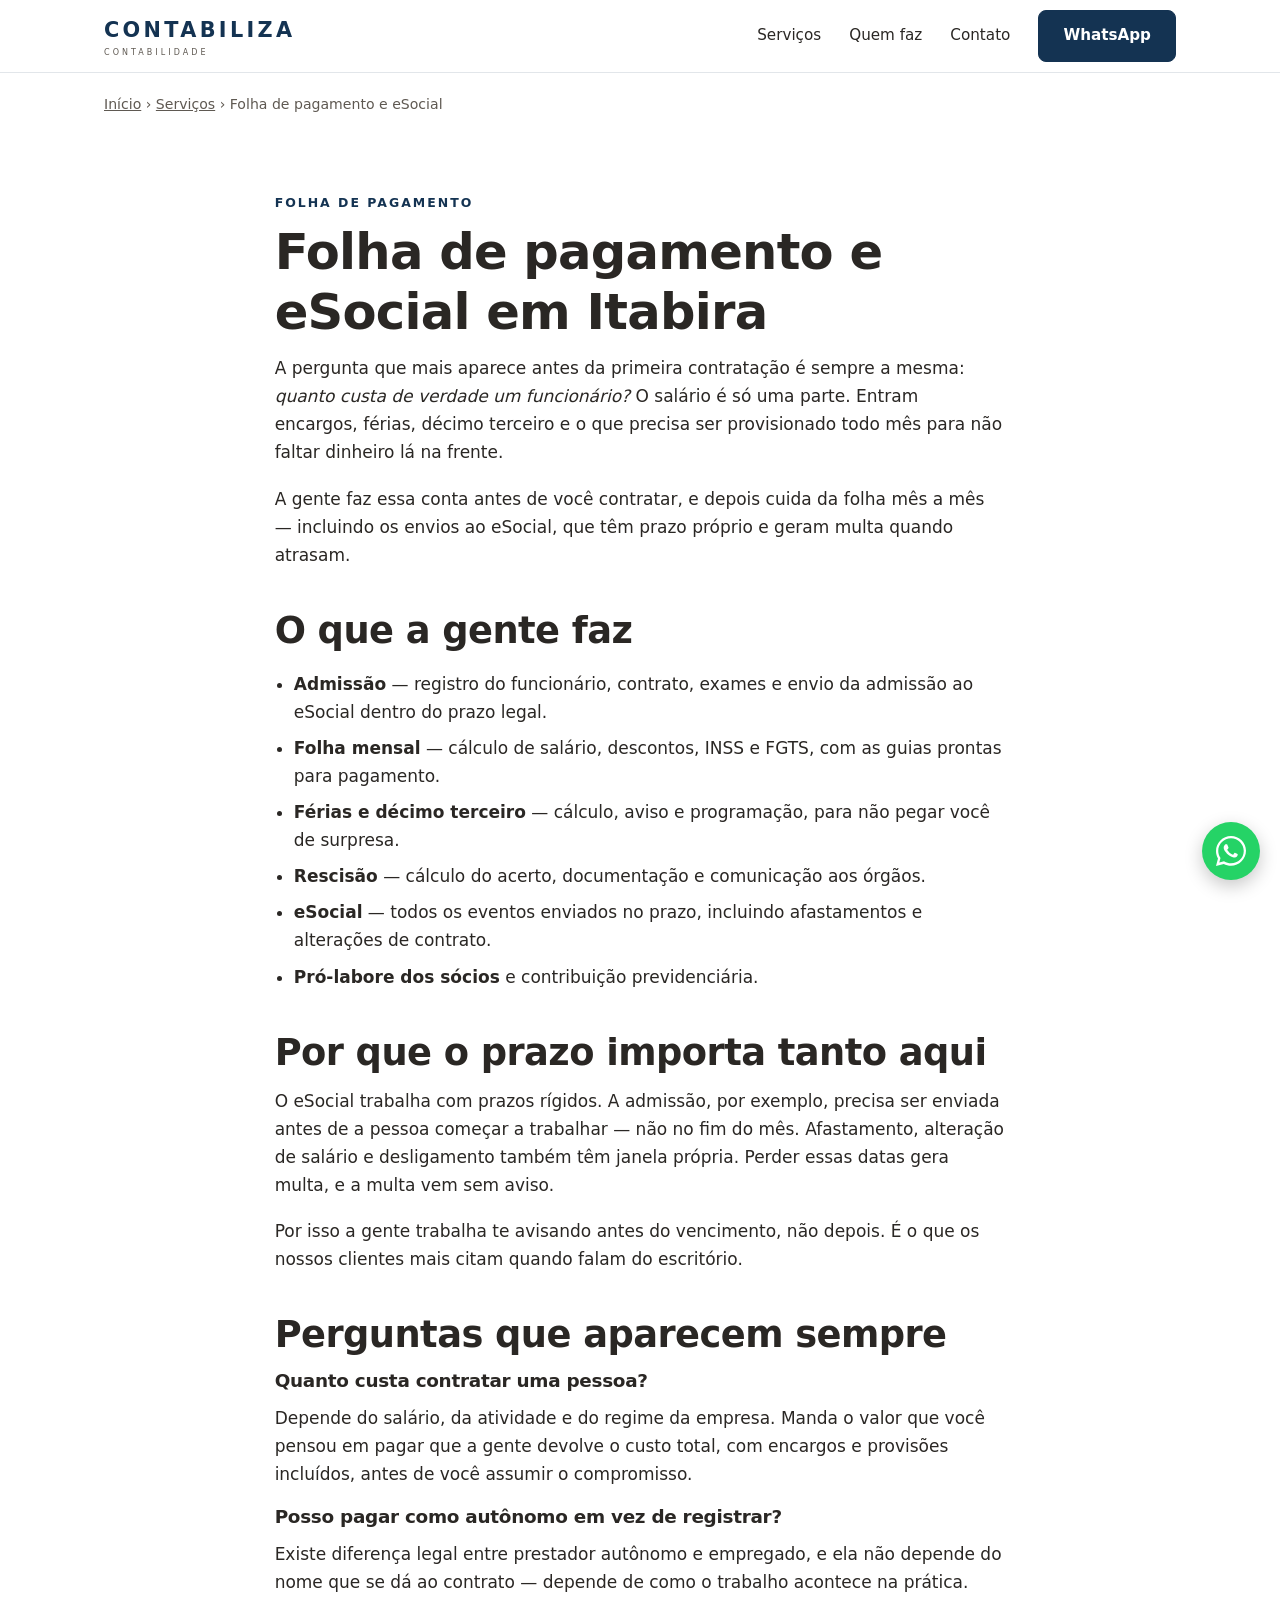
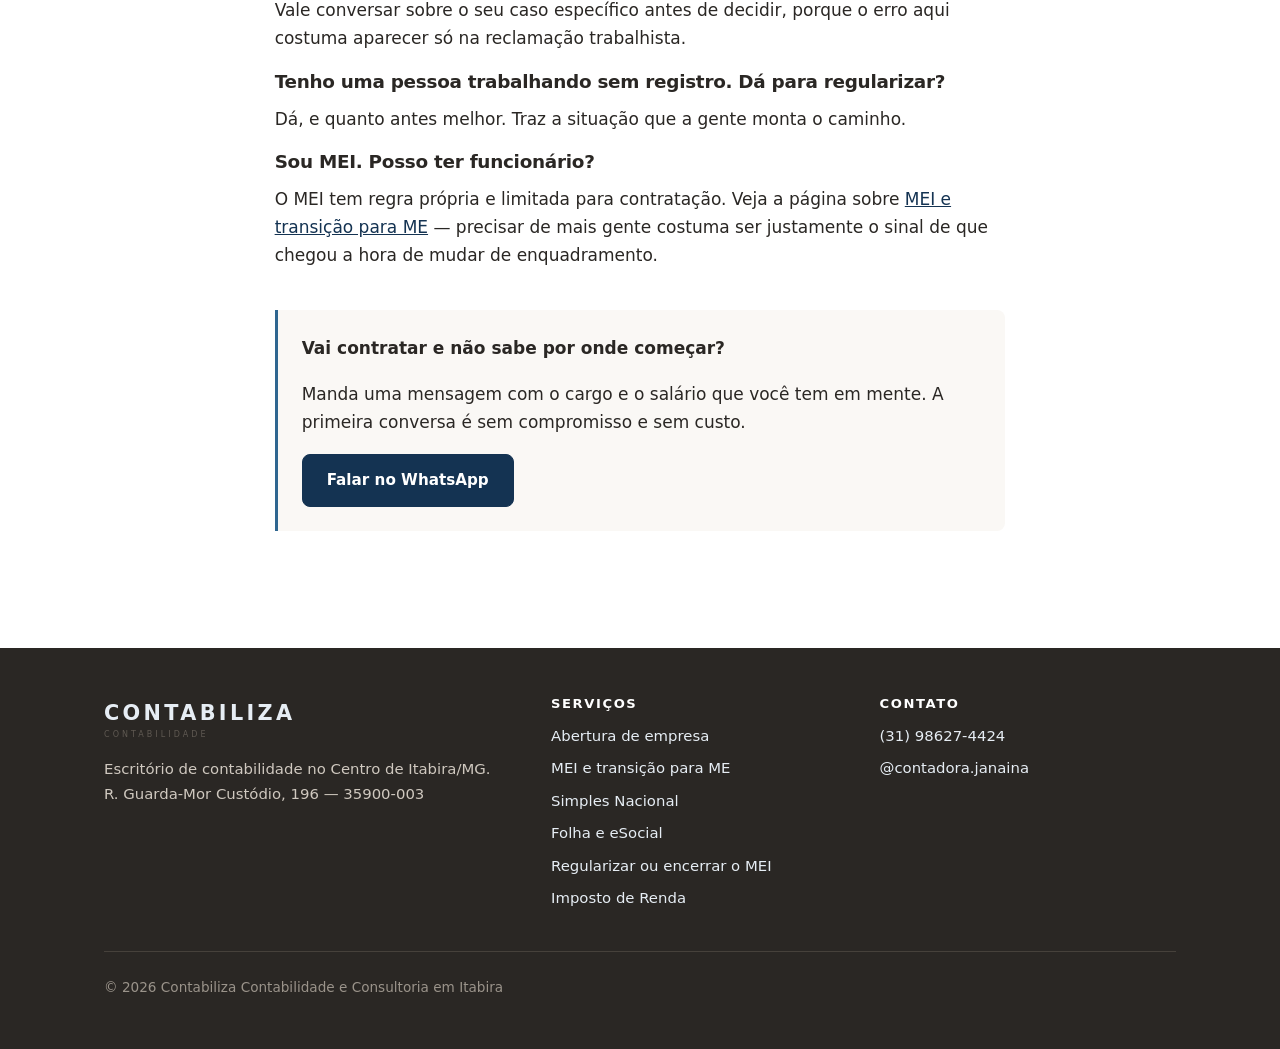
<file: servicos/folha-de-pagamento-esocial/index.html>
<!DOCTYPE html>
<html lang="pt-BR">
<head>
<meta charset="UTF-8">
<meta name="viewport" content="width=device-width, initial-scale=1">
<title>Folha de pagamento e eSocial em Itabira/MG | Contabiliza Contabilidade</title>
<meta name="description" content="Folha de pagamento em Itabira: admissão, salário, encargos, férias, rescisão e envio ao eSocial no prazo. Contrate sem medo de errar. Fale no WhatsApp.">
<link rel="canonical" href="https://marcel0gs.github.io/contabiliza-itabira-azul/servicos/folha-de-pagamento-esocial/">
<link rel="stylesheet" href="../../assets/css/style.css">
</head>
<body>

<header class="topo">
  <div class="wrap topo__inner">
    <a class="marca" href="../../">Contabiliza<span>Contabilidade</span></a>
    <nav class="nav" aria-label="Principal">
      <div class="nav__links nav">
        <a href="../../#servicos">Serviços</a>
        <a href="../../#sobre">Quem faz</a>
        <a href="../../#contato">Contato</a>
      </div>
      <a class="btn" href="https://wa.me/5531986274424?text=Ol%C3%A1%21%20Preciso%20de%20ajuda%20com%20folha%20de%20pagamento." target="_blank" rel="noopener">WhatsApp</a>
    </nav>
  </div>
</header>

<main>
  <div class="wrap">
    <nav class="migalha" aria-label="Você está aqui">
      <a href="../../">Início</a> › <a href="../../#servicos">Serviços</a> › Folha de pagamento e eSocial
    </nav>
  </div>

  <section class="secao">
    <div class="wrap artigo">
      <p class="secao__olho">Folha de pagamento</p>
      <h1>Folha de pagamento e eSocial em Itabira</h1>

      <p>
        A pergunta que mais aparece antes da primeira contratação é sempre a
        mesma: <em>quanto custa de verdade um funcionário?</em> O salário é só
        uma parte. Entram encargos, férias, décimo terceiro e o que precisa ser
        provisionado todo mês para não faltar dinheiro lá na frente.
      </p>

      <p>
        A gente faz essa conta antes de você contratar, e depois cuida da folha
        mês a mês — incluindo os envios ao eSocial, que têm prazo próprio e
        geram multa quando atrasam.
      </p>

      <h2>O que a gente faz</h2>
      <ul>
        <li><strong>Admissão</strong> — registro do funcionário, contrato, exames e envio da admissão ao eSocial dentro do prazo legal.</li>
        <li><strong>Folha mensal</strong> — cálculo de salário, descontos, INSS e FGTS, com as guias prontas para pagamento.</li>
        <li><strong>Férias e décimo terceiro</strong> — cálculo, aviso e programação, para não pegar você de surpresa.</li>
        <li><strong>Rescisão</strong> — cálculo do acerto, documentação e comunicação aos órgãos.</li>
        <li><strong>eSocial</strong> — todos os eventos enviados no prazo, incluindo afastamentos e alterações de contrato.</li>
        <li><strong>Pró-labore dos sócios</strong> e contribuição previdenciária.</li>
      </ul>

      <h2>Por que o prazo importa tanto aqui</h2>
      <p>
        O eSocial trabalha com prazos rígidos. A admissão, por exemplo, precisa
        ser enviada antes de a pessoa começar a trabalhar — não no fim do mês.
        Afastamento, alteração de salário e desligamento também têm janela
        própria. Perder essas datas gera multa, e a multa vem sem aviso.
      </p>
      <p>
        Por isso a gente trabalha te avisando antes do vencimento, não depois. É
        o que os nossos clientes mais citam quando falam do escritório.
      </p>

      <h2>Perguntas que aparecem sempre</h2>

      <h3>Quanto custa contratar uma pessoa?</h3>
      <p>
        Depende do salário, da atividade e do regime da empresa. Manda o valor
        que você pensou em pagar que a gente devolve o custo total, com
        encargos e provisões incluídos, antes de você assumir o compromisso.
      </p>

      <h3>Posso pagar como autônomo em vez de registrar?</h3>
      <p>
        Existe diferença legal entre prestador autônomo e empregado, e ela não
        depende do nome que se dá ao contrato — depende de como o trabalho
        acontece na prática. Vale conversar sobre o seu caso específico antes de
        decidir, porque o erro aqui costuma aparecer só na reclamação
        trabalhista.
      </p>

      <h3>Tenho uma pessoa trabalhando sem registro. Dá para regularizar?</h3>
      <p>
        Dá, e quanto antes melhor. Traz a situação que a gente monta o caminho.
      </p>

      <h3>Sou MEI. Posso ter funcionário?</h3>
      <p>
        O MEI tem regra própria e limitada para contratação. Veja a página sobre
        <a href="../contabilidade-para-mei-itabira/">MEI e transição para ME</a> —
        precisar de mais gente costuma ser justamente o sinal de que chegou a
        hora de mudar de enquadramento.
      </p>

      <div class="chamada">
        <p><strong>Vai contratar e não sabe por onde começar?</strong></p>
        <p>Manda uma mensagem com o cargo e o salário que você tem em mente. A
           primeira conversa é sem compromisso e sem custo.</p>
        <p>
          <a class="btn" href="https://wa.me/5531986274424?text=Ol%C3%A1%21%20Vou%20contratar%20e%20vim%20pelo%20site." target="_blank" rel="noopener">
            Falar no WhatsApp
          </a>
        </p>
      </div>

      <!-- [CONFIRMAR ESCOPO] Confirmar com a Janaína se o escritório faz folha
           internamente ou terceiriza o departamento pessoal. -->
    </div>
  </section>
</main>

<footer class="rodape">
  <div class="wrap">
    <div class="rodape__grid">
      <div>
        <a class="marca" href="../../">Contabiliza<span>Contabilidade</span></a>
        <p style="margin-top:1rem">
          Escritório de contabilidade no Centro de Itabira/MG.<br>
          R. Guarda-Mor Custódio, 196 — 35900-003
        </p>
      </div>
      <div>
        <h3>Serviços</h3>
        <ul>
          <li><a href="../abertura-de-empresa-itabira/">Abertura de empresa</a></li>
          <li><a href="../contabilidade-para-mei-itabira/">MEI e transição para ME</a></li>
          <li><a href="../simples-nacional/">Simples Nacional</a></li>
          <li><a href="./">Folha e eSocial</a></li>
          <li><a href="../regularizar-mei/">Regularizar ou encerrar o MEI</a></li>
          <li><a href="../imposto-de-renda/">Imposto de Renda</a></li>
        </ul>
      </div>
      <div>
        <h3>Contato</h3>
        <ul>
          <li><a href="https://wa.me/5531986274424" target="_blank" rel="noopener">(31) 98627-4424</a></li>
          <li><a href="https://www.instagram.com/contadora.janaina/" target="_blank" rel="noopener">@contadora.janaina</a></li>
        </ul>
      </div>
    </div>
    <p class="rodape__fim">© 2026 Contabiliza Contabilidade e Consultoria em Itabira</p>
  </div>
</footer>

<a class="zap-flutua" href="https://wa.me/5531986274424?text=Ol%C3%A1%21%20Vim%20pelo%20site." target="_blank" rel="noopener" aria-label="Falar no WhatsApp">
  <svg viewBox="0 0 32 32" aria-hidden="true"><path d="M16 0C7.2 0 0 7.2 0 16c0 2.8.7 5.5 2.1 7.9L0 32l8.3-2.2c2.3 1.3 4.9 1.9 7.7 1.9 8.8 0 16-7.2 16-16S24.8 0 16 0zm0 29.1c-2.5 0-4.9-.7-7-1.9l-.5-.3-5 1.3 1.3-4.8-.3-.5c-1.4-2.2-2.1-4.7-2.1-7.3C2.4 8.5 8.5 2.4 16 2.4S29.6 8.5 29.6 16 23.5 29.1 16 29.1zm7.4-9.8c-.4-.2-2.4-1.2-2.8-1.3-.4-.1-.6-.2-.9.2-.3.4-1 1.3-1.2 1.5-.2.2-.4.3-.8.1-.4-.2-1.7-.6-3.3-2-1.2-1.1-2-2.4-2.3-2.8-.2-.4 0-.6.2-.8l.6-.7c.2-.2.2-.4.4-.6.1-.2 0-.5 0-.7l-1.2-2.8c-.3-.7-.6-.6-.9-.6h-.7c-.2 0-.6.1-1 .5-.3.4-1.3 1.3-1.3 3.1s1.3 3.6 1.5 3.9c.2.2 2.6 4 6.3 5.6.9.4 1.6.6 2.1.8.9.3 1.7.2 2.3.2.7-.1 2.2-.9 2.5-1.8.3-.9.3-1.6.2-1.8-.1-.2-.3-.3-.7-.5z"/></svg>
</a>

</body>
</html>
</file>
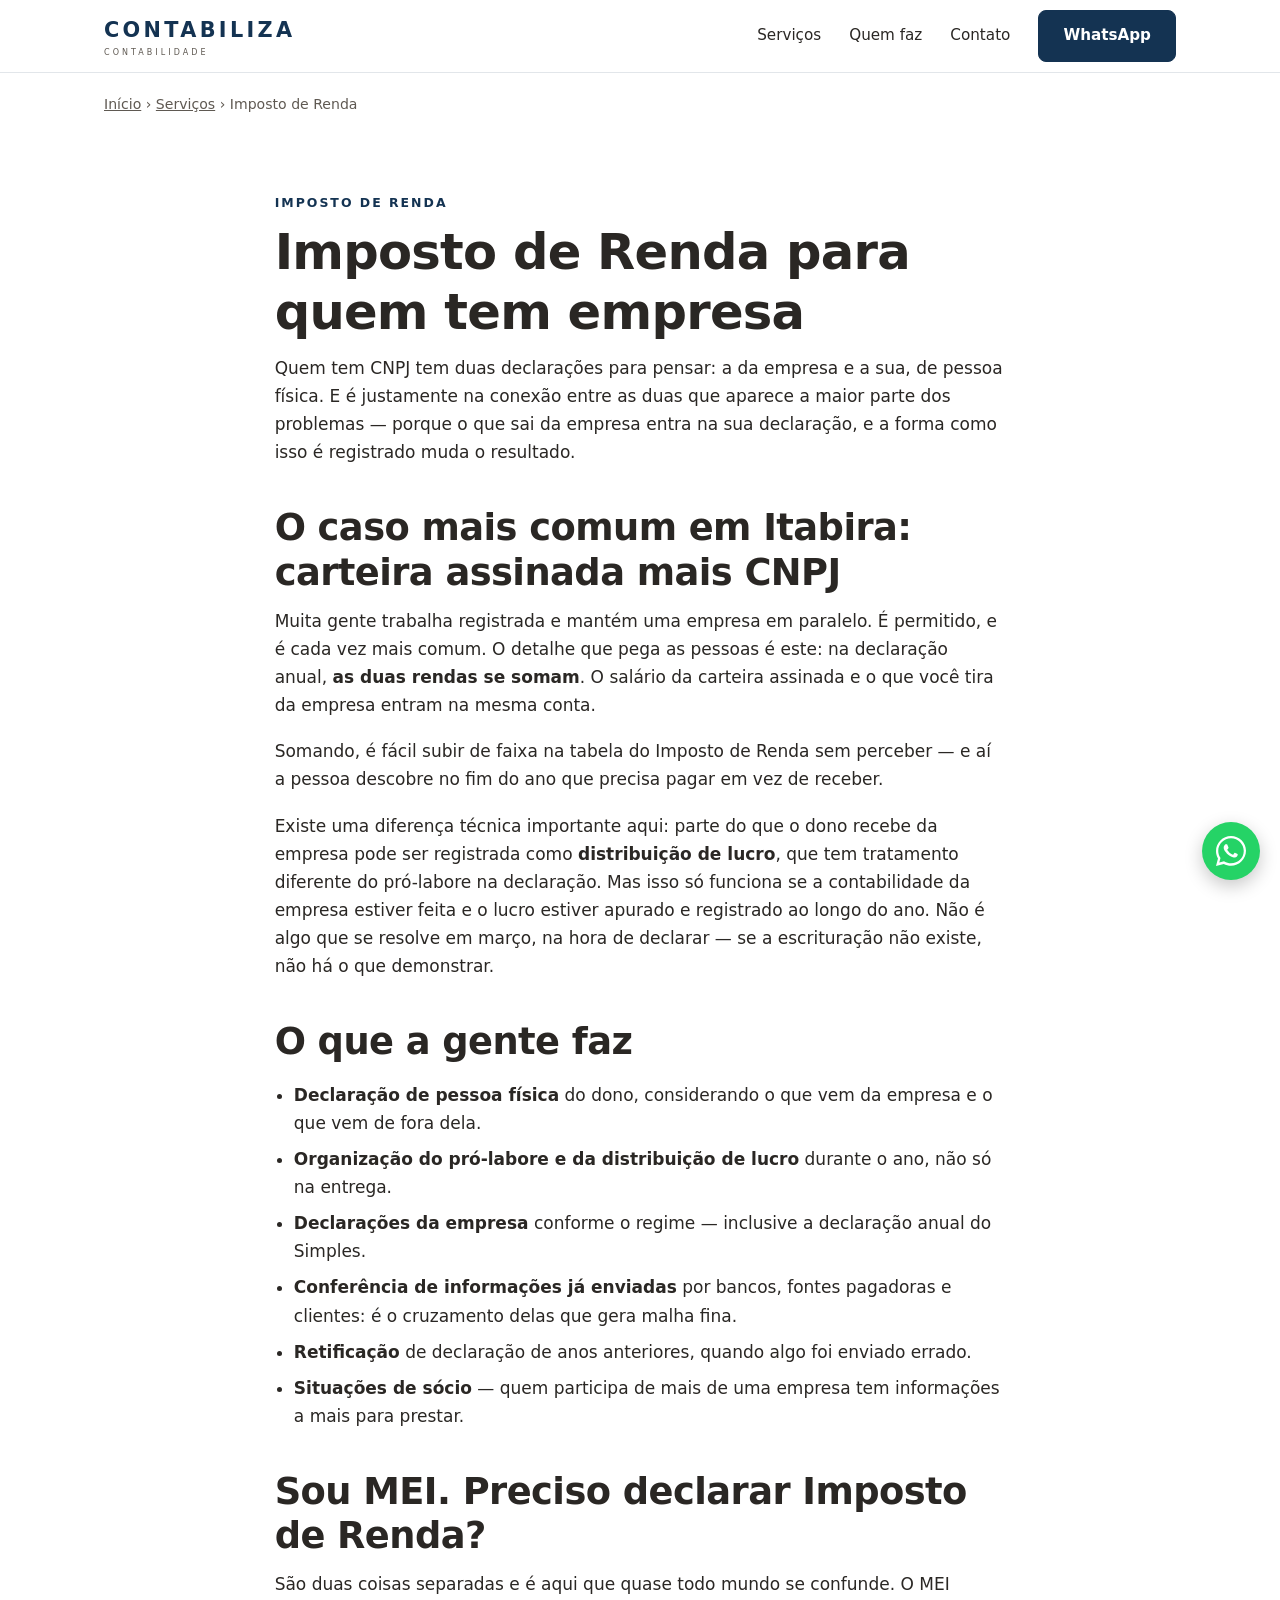
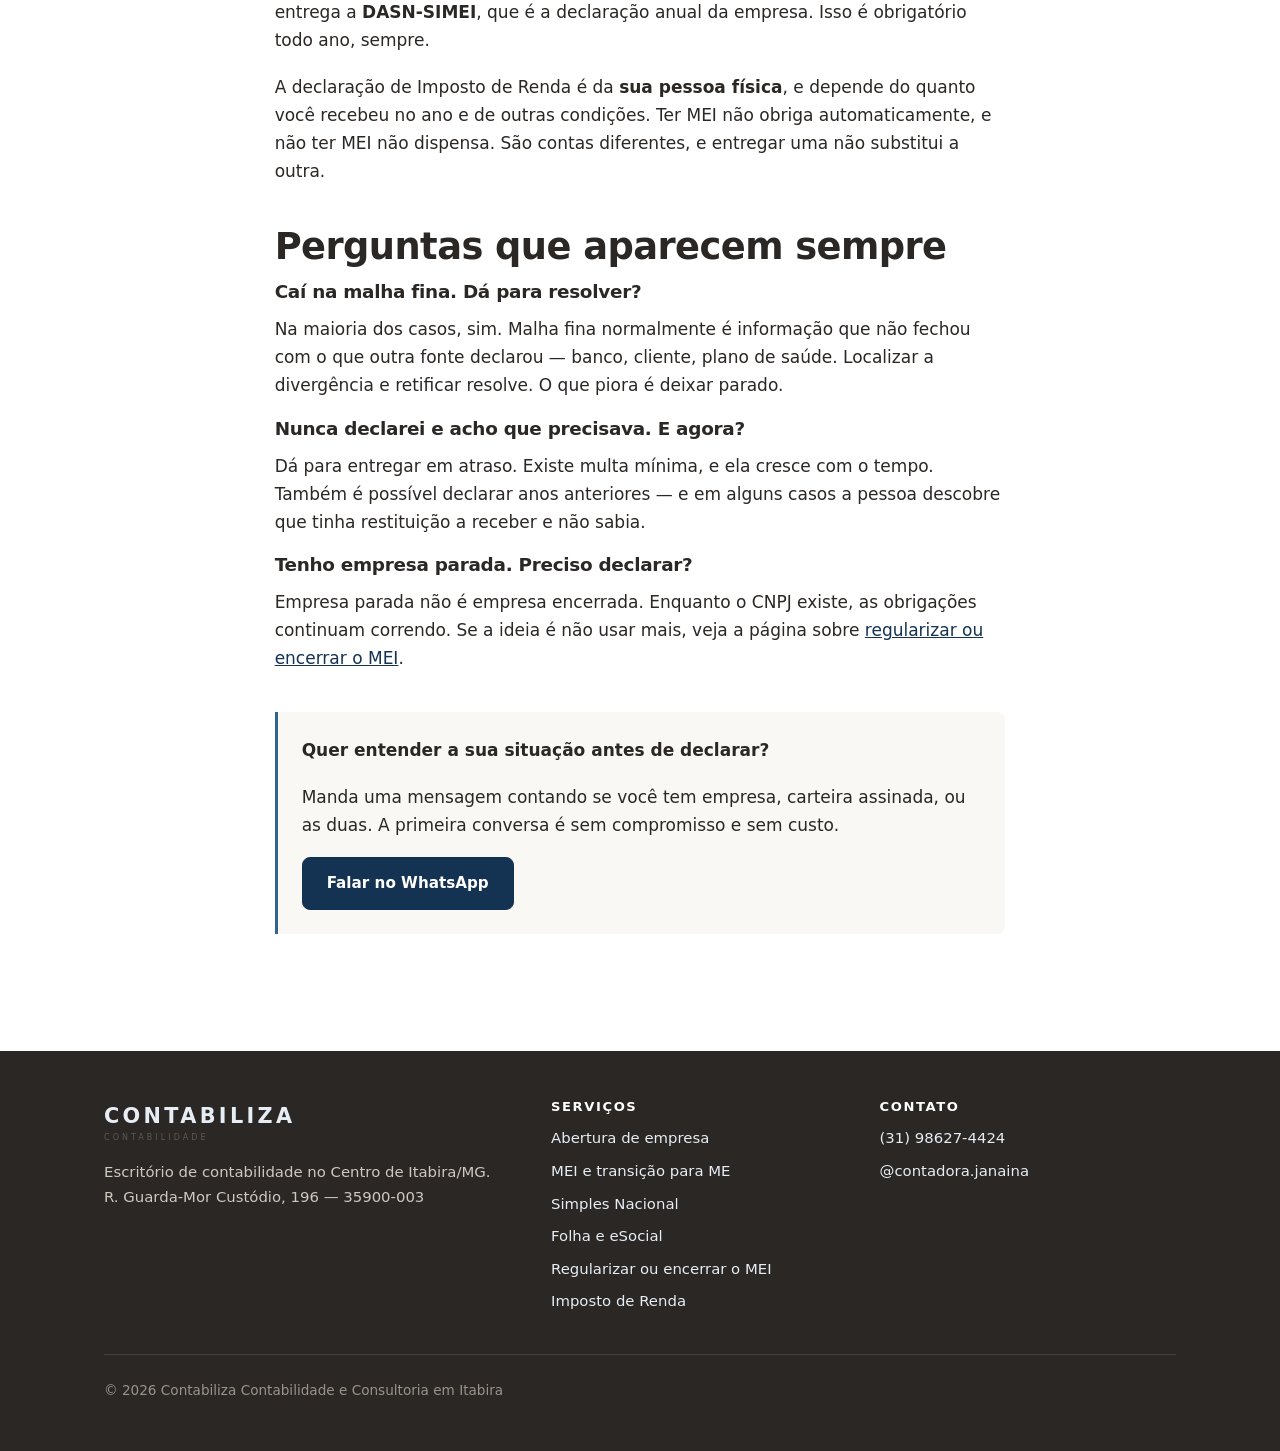
<file: servicos/imposto-de-renda/index.html>
<!DOCTYPE html>
<html lang="pt-BR">
<head>
<meta charset="UTF-8">
<meta name="viewport" content="width=device-width, initial-scale=1">
<title>Imposto de Renda para quem tem CNPJ em Itabira/MG | Contabiliza</title>
<meta name="description" content="Declaração de Imposto de Renda em Itabira para quem tem empresa, é MEI, ou junta salário de carteira assinada com faturamento do CNPJ. Fale no WhatsApp.">
<link rel="canonical" href="https://marcel0gs.github.io/contabiliza-itabira-azul/servicos/imposto-de-renda/">
<link rel="stylesheet" href="../../assets/css/style.css">
</head>
<body>

<header class="topo">
  <div class="wrap topo__inner">
    <a class="marca" href="../../">Contabiliza<span>Contabilidade</span></a>
    <nav class="nav" aria-label="Principal">
      <div class="nav__links nav">
        <a href="../../#servicos">Serviços</a>
        <a href="../../#sobre">Quem faz</a>
        <a href="../../#contato">Contato</a>
      </div>
      <a class="btn" href="https://wa.me/5531986274424?text=Ol%C3%A1%21%20Quero%20falar%20sobre%20imposto%20de%20renda." target="_blank" rel="noopener">WhatsApp</a>
    </nav>
  </div>
</header>

<main>
  <div class="wrap">
    <nav class="migalha" aria-label="Você está aqui">
      <a href="../../">Início</a> › <a href="../../#servicos">Serviços</a> › Imposto de Renda
    </nav>
  </div>

  <section class="secao">
    <div class="wrap artigo">
      <p class="secao__olho">Imposto de Renda</p>
      <h1>Imposto de Renda para quem tem empresa</h1>

      <p>
        Quem tem CNPJ tem duas declarações para pensar: a da empresa e a sua, de
        pessoa física. E é justamente na conexão entre as duas que aparece a
        maior parte dos problemas — porque o que sai da empresa entra na sua
        declaração, e a forma como isso é registrado muda o resultado.
      </p>

      <h2>O caso mais comum em Itabira: carteira assinada mais CNPJ</h2>
      <p>
        Muita gente trabalha registrada e mantém uma empresa em paralelo. É
        permitido, e é cada vez mais comum. O detalhe que pega as pessoas é este:
        na declaração anual, <strong>as duas rendas se somam</strong>. O salário
        da carteira assinada e o que você tira da empresa entram na mesma conta.
      </p>
      <p>
        Somando, é fácil subir de faixa na tabela do Imposto de Renda sem
        perceber — e aí a pessoa descobre no fim do ano que precisa pagar em vez
        de receber.
      </p>
      <p>
        Existe uma diferença técnica importante aqui: parte do que o dono recebe
        da empresa pode ser registrada como <strong>distribuição de lucro</strong>,
        que tem tratamento diferente do pró-labore na declaração. Mas isso só
        funciona se a contabilidade da empresa estiver feita e o lucro estiver
        apurado e registrado ao longo do ano. Não é algo que se resolve em março,
        na hora de declarar — se a escrituração não existe, não há o que
        demonstrar.
      </p>

      <h2>O que a gente faz</h2>
      <ul>
        <li><strong>Declaração de pessoa física</strong> do dono, considerando o que vem da empresa e o que vem de fora dela.</li>
        <li><strong>Organização do pró-labore e da distribuição de lucro</strong> durante o ano, não só na entrega.</li>
        <li><strong>Declarações da empresa</strong> conforme o regime — inclusive a declaração anual do Simples.</li>
        <li><strong>Conferência de informações já enviadas</strong> por bancos, fontes pagadoras e clientes: é o cruzamento delas que gera malha fina.</li>
        <li><strong>Retificação</strong> de declaração de anos anteriores, quando algo foi enviado errado.</li>
        <li><strong>Situações de sócio</strong> — quem participa de mais de uma empresa tem informações a mais para prestar.</li>
      </ul>

      <h2>Sou MEI. Preciso declarar Imposto de Renda?</h2>
      <p>
        São duas coisas separadas e é aqui que quase todo mundo se confunde. O
        MEI entrega a <strong>DASN-SIMEI</strong>, que é a declaração anual da
        empresa. Isso é obrigatório todo ano, sempre.
      </p>
      <p>
        A declaração de Imposto de Renda é da <strong>sua pessoa física</strong>,
        e depende do quanto você recebeu no ano e de outras condições. Ter MEI não
        obriga automaticamente, e não ter MEI não dispensa. São contas
        diferentes, e entregar uma não substitui a outra.
      </p>

      <h2>Perguntas que aparecem sempre</h2>

      <h3>Caí na malha fina. Dá para resolver?</h3>
      <p>
        Na maioria dos casos, sim. Malha fina normalmente é informação que não
        fechou com o que outra fonte declarou — banco, cliente, plano de saúde.
        Localizar a divergência e retificar resolve. O que piora é deixar parado.
      </p>

      <h3>Nunca declarei e acho que precisava. E agora?</h3>
      <p>
        Dá para entregar em atraso. Existe multa mínima, e ela cresce com o
        tempo. Também é possível declarar anos anteriores — e em alguns casos a
        pessoa descobre que tinha restituição a receber e não sabia.
      </p>

      <h3>Tenho empresa parada. Preciso declarar?</h3>
      <p>
        Empresa parada não é empresa encerrada. Enquanto o CNPJ existe, as
        obrigações continuam correndo. Se a ideia é não usar mais, veja a página
        sobre <a href="../regularizar-mei/">regularizar ou encerrar o MEI</a>.
      </p>

      <div class="chamada">
        <p><strong>Quer entender a sua situação antes de declarar?</strong></p>
        <p>Manda uma mensagem contando se você tem empresa, carteira assinada, ou
           as duas. A primeira conversa é sem compromisso e sem custo.</p>
        <p>
          <a class="btn" href="https://wa.me/5531986274424?text=Ol%C3%A1%21%20Vim%20pelo%20site%20e%20quero%20falar%20sobre%20imposto%20de%20renda." target="_blank" rel="noopener">
            Falar no WhatsApp
          </a>
        </p>
      </div>

      <!-- Base: posts dela sobre MEI + CLT somando renda na declaração anual e
           sobre distribuição de lucros isentos.
           SEM promessa de economia tributária em nenhum ponto: o texto descreve
           o mecanismo, nunca garante pagar menos. Limite do código do CFC.
           Sem valor de faixa da tabela do IRPF — muda todo ano e um número
           velho aqui derruba a confiança na página.
           ESCOPO CONFIRMADO: ela atende temporada de imposto de renda — dito
           por ela em story ("encerrada a temporada de imposto de renda").
           [CONFIRMAR] apenas retificação e declaração de anos anteriores. -->
    </div>
  </section>
</main>

<footer class="rodape">
  <div class="wrap">
    <div class="rodape__grid">
      <div>
        <a class="marca" href="../../">Contabiliza<span>Contabilidade</span></a>
        <p style="margin-top:1rem">
          Escritório de contabilidade no Centro de Itabira/MG.<br>
          R. Guarda-Mor Custódio, 196 — 35900-003
        </p>
      </div>
      <div>
        <h3>Serviços</h3>
        <ul>
          <li><a href="../abertura-de-empresa-itabira/">Abertura de empresa</a></li>
          <li><a href="../contabilidade-para-mei-itabira/">MEI e transição para ME</a></li>
          <li><a href="../simples-nacional/">Simples Nacional</a></li>
          <li><a href="../folha-de-pagamento-esocial/">Folha e eSocial</a></li>
          <li><a href="../regularizar-mei/">Regularizar ou encerrar o MEI</a></li>
          <li><a href="./">Imposto de Renda</a></li>
        </ul>
      </div>
      <div>
        <h3>Contato</h3>
        <ul>
          <li><a href="https://wa.me/5531986274424" target="_blank" rel="noopener">(31) 98627-4424</a></li>
          <li><a href="https://www.instagram.com/contadora.janaina/" target="_blank" rel="noopener">@contadora.janaina</a></li>
        </ul>
      </div>
    </div>
    <p class="rodape__fim">© 2026 Contabiliza Contabilidade e Consultoria em Itabira</p>
  </div>
</footer>

<a class="zap-flutua" href="https://wa.me/5531986274424?text=Ol%C3%A1%21%20Vim%20pelo%20site." target="_blank" rel="noopener" aria-label="Falar no WhatsApp">
  <svg viewBox="0 0 32 32" aria-hidden="true"><path d="M16 0C7.2 0 0 7.2 0 16c0 2.8.7 5.5 2.1 7.9L0 32l8.3-2.2c2.3 1.3 4.9 1.9 7.7 1.9 8.8 0 16-7.2 16-16S24.8 0 16 0zm0 29.1c-2.5 0-4.9-.7-7-1.9l-.5-.3-5 1.3 1.3-4.8-.3-.5c-1.4-2.2-2.1-4.7-2.1-7.3C2.4 8.5 8.5 2.4 16 2.4S29.6 8.5 29.6 16 23.5 29.1 16 29.1zm7.4-9.8c-.4-.2-2.4-1.2-2.8-1.3-.4-.1-.6-.2-.9.2-.3.4-1 1.3-1.2 1.5-.2.2-.4.3-.8.1-.4-.2-1.7-.6-3.3-2-1.2-1.1-2-2.4-2.3-2.8-.2-.4 0-.6.2-.8l.6-.7c.2-.2.2-.4.4-.6.1-.2 0-.5 0-.7l-1.2-2.8c-.3-.7-.6-.6-.9-.6h-.7c-.2 0-.6.1-1 .5-.3.4-1.3 1.3-1.3 3.1s1.3 3.6 1.5 3.9c.2.2 2.6 4 6.3 5.6.9.4 1.6.6 2.1.8.9.3 1.7.2 2.3.2.7-.1 2.2-.9 2.5-1.8.3-.9.3-1.6.2-1.8-.1-.2-.3-.3-.7-.5z"/></svg>
</a>

</body>
</html>
</file>
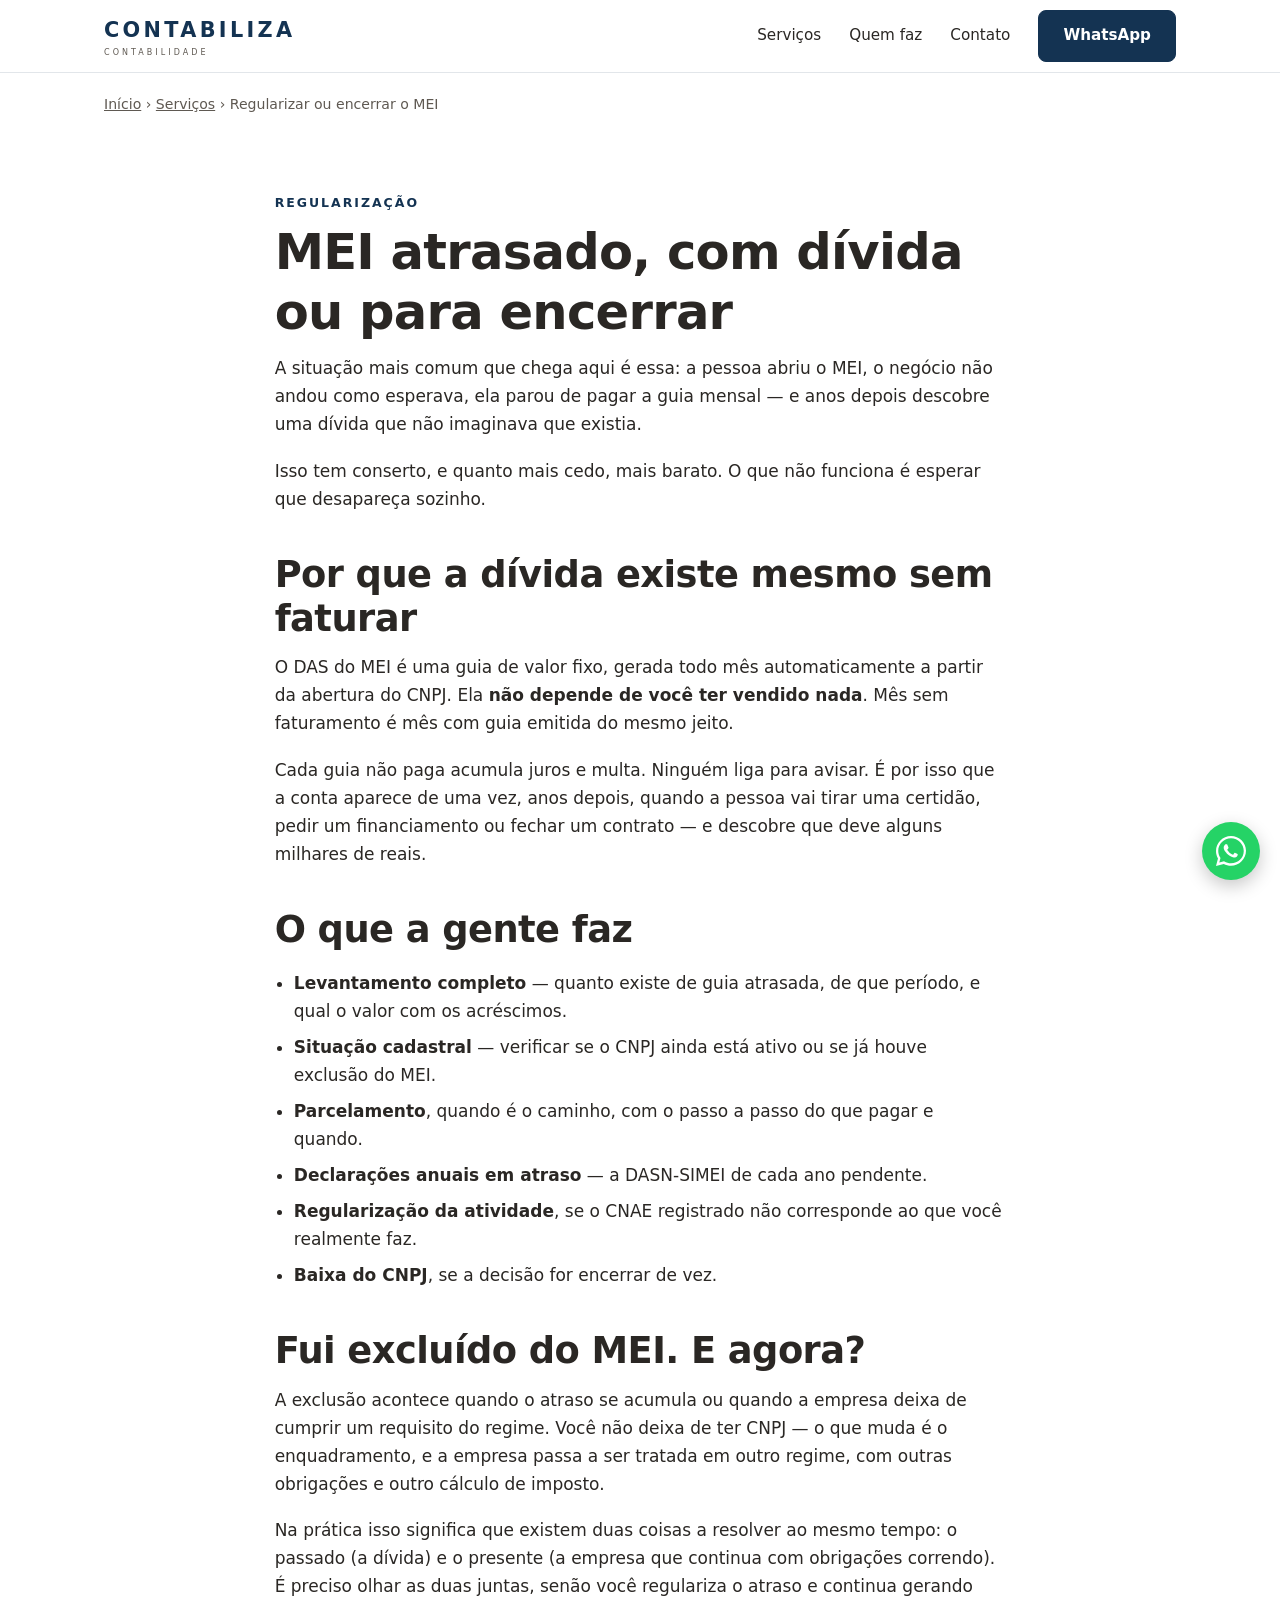
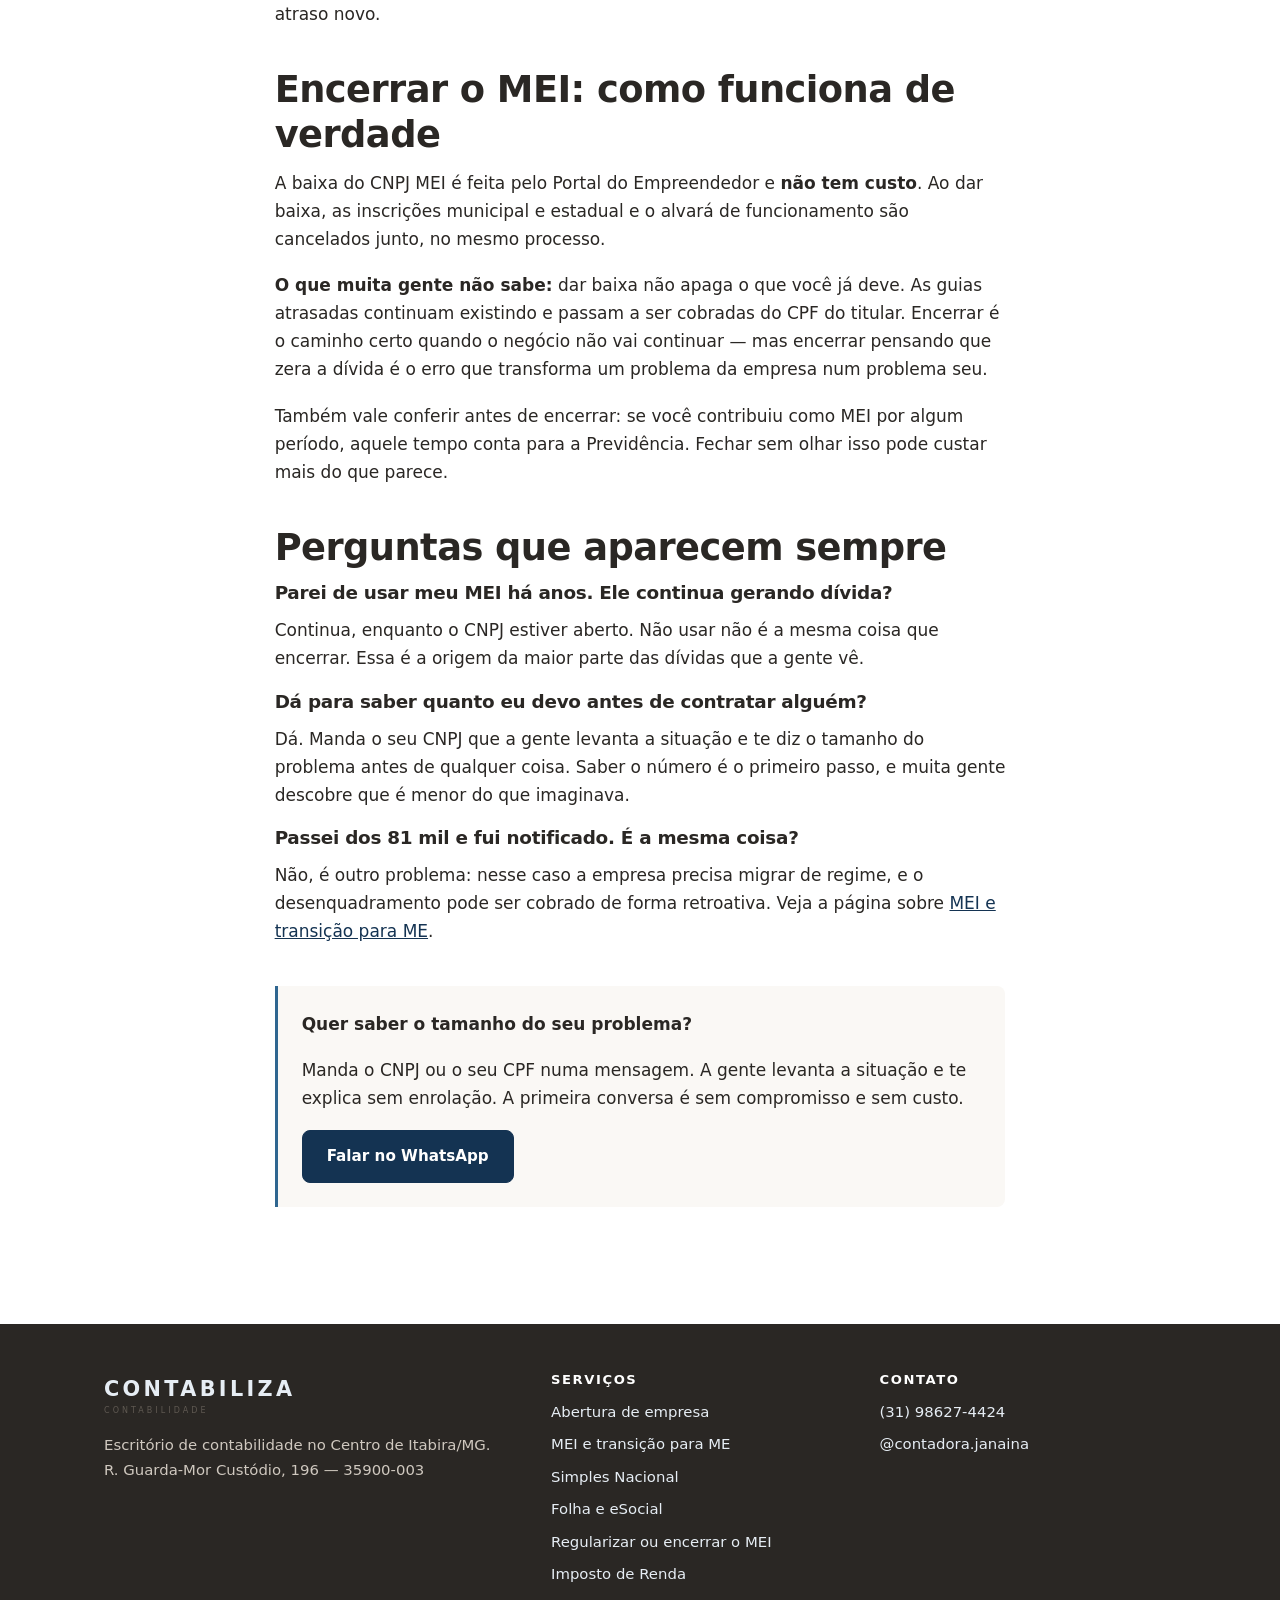
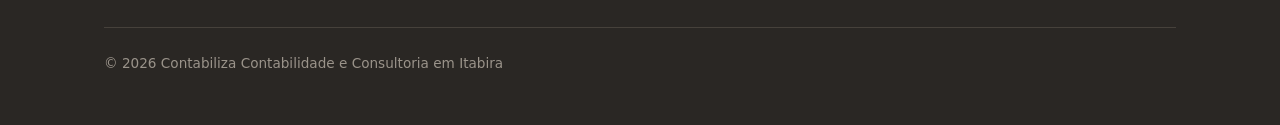
<file: servicos/regularizar-mei/index.html>
<!DOCTYPE html>
<html lang="pt-BR">
<head>
<meta charset="UTF-8">
<meta name="viewport" content="width=device-width, initial-scale=1">
<title>MEI com DAS atrasado ou dívida em Itabira/MG | Contabiliza</title>
<meta name="description" content="MEI com DAS atrasado, dívida acumulada, excluído do MEI ou querendo dar baixa no CNPJ em Itabira. A gente levanta o que existe e resolve. Fale no WhatsApp.">
<link rel="canonical" href="https://marcel0gs.github.io/contabiliza-itabira-azul/servicos/regularizar-mei/">
<link rel="stylesheet" href="../../assets/css/style.css">
</head>
<body>

<header class="topo">
  <div class="wrap topo__inner">
    <a class="marca" href="../../">Contabiliza<span>Contabilidade</span></a>
    <nav class="nav" aria-label="Principal">
      <div class="nav__links nav">
        <a href="../../#servicos">Serviços</a>
        <a href="../../#sobre">Quem faz</a>
        <a href="../../#contato">Contato</a>
      </div>
      <a class="btn" href="https://wa.me/5531986274424?text=Ol%C3%A1%21%20Meu%20MEI%20est%C3%A1%20atrasado%20e%20preciso%20regularizar." target="_blank" rel="noopener">WhatsApp</a>
    </nav>
  </div>
</header>

<main>
  <div class="wrap">
    <nav class="migalha" aria-label="Você está aqui">
      <a href="../../">Início</a> › <a href="../../#servicos">Serviços</a> › Regularizar ou encerrar o MEI
    </nav>
  </div>

  <section class="secao">
    <div class="wrap artigo">
      <p class="secao__olho">Regularização</p>
      <h1>MEI atrasado, com dívida ou para encerrar</h1>

      <p>
        A situação mais comum que chega aqui é essa: a pessoa abriu o MEI,
        o negócio não andou como esperava, ela parou de pagar a guia mensal — e
        anos depois descobre uma dívida que não imaginava que existia.
      </p>

      <p>
        Isso tem conserto, e quanto mais cedo, mais barato. O que não funciona é
        esperar que desapareça sozinho.
      </p>

      <h2>Por que a dívida existe mesmo sem faturar</h2>
      <p>
        O DAS do MEI é uma guia de valor fixo, gerada todo mês
        automaticamente a partir da abertura do CNPJ. Ela <strong>não depende de
        você ter vendido nada</strong>. Mês sem faturamento é mês com guia
        emitida do mesmo jeito.
      </p>
      <p>
        Cada guia não paga acumula juros e multa. Ninguém liga para avisar. É por
        isso que a conta aparece de uma vez, anos depois, quando a pessoa vai
        tirar uma certidão, pedir um financiamento ou fechar um contrato — e
        descobre que deve alguns milhares de reais.
      </p>

      <h2>O que a gente faz</h2>
      <ul>
        <li><strong>Levantamento completo</strong> — quanto existe de guia atrasada, de que período, e qual o valor com os acréscimos.</li>
        <li><strong>Situação cadastral</strong> — verificar se o CNPJ ainda está ativo ou se já houve exclusão do MEI.</li>
        <li><strong>Parcelamento</strong>, quando é o caminho, com o passo a passo do que pagar e quando.</li>
        <li><strong>Declarações anuais em atraso</strong> — a DASN-SIMEI de cada ano pendente.</li>
        <li><strong>Regularização da atividade</strong>, se o CNAE registrado não corresponde ao que você realmente faz.</li>
        <li><strong>Baixa do CNPJ</strong>, se a decisão for encerrar de vez.</li>
      </ul>

      <h2>Fui excluído do MEI. E agora?</h2>
      <p>
        A exclusão acontece quando o atraso se acumula ou quando a empresa deixa
        de cumprir um requisito do regime. Você não deixa de ter CNPJ — o que
        muda é o enquadramento, e a empresa passa a ser tratada em outro regime,
        com outras obrigações e outro cálculo de imposto.
      </p>
      <p>
        Na prática isso significa que existem duas coisas a resolver ao mesmo
        tempo: o passado (a dívida) e o presente (a empresa que continua com
        obrigações correndo). É preciso olhar as duas juntas, senão você
        regulariza o atraso e continua gerando atraso novo.
      </p>

      <h2>Encerrar o MEI: como funciona de verdade</h2>
      <p>
        A baixa do CNPJ MEI é feita pelo Portal do Empreendedor e
        <strong>não tem custo</strong>. Ao dar baixa, as inscrições municipal e
        estadual e o alvará de funcionamento são cancelados junto, no mesmo
        processo.
      </p>
      <p>
        <strong>O que muita gente não sabe:</strong> dar baixa não apaga o que
        você já deve. As guias atrasadas continuam existindo e passam a ser
        cobradas do CPF do titular. Encerrar é o caminho certo quando o negócio
        não vai continuar — mas encerrar pensando que zera a dívida é o erro que
        transforma um problema da empresa num problema seu.
      </p>
      <p>
        Também vale conferir antes de encerrar: se você contribuiu como MEI por
        algum período, aquele tempo conta para a Previdência. Fechar sem olhar
        isso pode custar mais do que parece.
      </p>

      <h2>Perguntas que aparecem sempre</h2>

      <h3>Parei de usar meu MEI há anos. Ele continua gerando dívida?</h3>
      <p>
        Continua, enquanto o CNPJ estiver aberto. Não usar não é a mesma coisa
        que encerrar. Essa é a origem da maior parte das dívidas que a gente vê.
      </p>

      <h3>Dá para saber quanto eu devo antes de contratar alguém?</h3>
      <p>
        Dá. Manda o seu CNPJ que a gente levanta a situação e te diz o tamanho do
        problema antes de qualquer coisa. Saber o número é o primeiro passo, e
        muita gente descobre que é menor do que imaginava.
      </p>

      <h3>Passei dos 81 mil e fui notificado. É a mesma coisa?</h3>
      <p>
        Não, é outro problema: nesse caso a empresa precisa migrar de regime, e o
        desenquadramento pode ser cobrado de forma retroativa. Veja a página
        sobre <a href="../contabilidade-para-mei-itabira/">MEI e transição para
        ME</a>.
      </p>

      <div class="chamada">
        <p><strong>Quer saber o tamanho do seu problema?</strong></p>
        <p>Manda o CNPJ ou o seu CPF numa mensagem. A gente levanta a situação e
           te explica sem enrolação. A primeira conversa é sem compromisso e sem
           custo.</p>
        <p>
          <a class="btn" href="https://wa.me/5531986274424?text=Ol%C3%A1%21%20Vim%20pelo%20site.%20Meu%20MEI%20est%C3%A1%20atrasado%20e%20quero%20saber%20minha%20situa%C3%A7%C3%A3o." target="_blank" rel="noopener">
            Falar no WhatsApp
          </a>
        </p>
      </div>

      <!-- Base: post do "João" (dívida de R$ 5.000 em DAS acumulado), post do
           passo a passo da baixa do CNPJ, e post do excesso de faturamento.
           Sem número de dívida nem valor de taxa nesta página — os valores
           mudam e um dado velho aqui destrói a confiança da página inteira.
           [CONFIRMAR ESCOPO] parcelamento e regularização de CNAE. -->
    </div>
  </section>
</main>

<footer class="rodape">
  <div class="wrap">
    <div class="rodape__grid">
      <div>
        <a class="marca" href="../../">Contabiliza<span>Contabilidade</span></a>
        <p style="margin-top:1rem">
          Escritório de contabilidade no Centro de Itabira/MG.<br>
          R. Guarda-Mor Custódio, 196 — 35900-003
        </p>
      </div>
      <div>
        <h3>Serviços</h3>
        <ul>
          <li><a href="../abertura-de-empresa-itabira/">Abertura de empresa</a></li>
          <li><a href="../contabilidade-para-mei-itabira/">MEI e transição para ME</a></li>
          <li><a href="../simples-nacional/">Simples Nacional</a></li>
          <li><a href="../folha-de-pagamento-esocial/">Folha e eSocial</a></li>
          <li><a href="./">Regularizar ou encerrar o MEI</a></li>
          <li><a href="../imposto-de-renda/">Imposto de Renda</a></li>
        </ul>
      </div>
      <div>
        <h3>Contato</h3>
        <ul>
          <li><a href="https://wa.me/5531986274424" target="_blank" rel="noopener">(31) 98627-4424</a></li>
          <li><a href="https://www.instagram.com/contadora.janaina/" target="_blank" rel="noopener">@contadora.janaina</a></li>
        </ul>
      </div>
    </div>
    <p class="rodape__fim">© 2026 Contabiliza Contabilidade e Consultoria em Itabira</p>
  </div>
</footer>

<a class="zap-flutua" href="https://wa.me/5531986274424?text=Ol%C3%A1%21%20Vim%20pelo%20site." target="_blank" rel="noopener" aria-label="Falar no WhatsApp">
  <svg viewBox="0 0 32 32" aria-hidden="true"><path d="M16 0C7.2 0 0 7.2 0 16c0 2.8.7 5.5 2.1 7.9L0 32l8.3-2.2c2.3 1.3 4.9 1.9 7.7 1.9 8.8 0 16-7.2 16-16S24.8 0 16 0zm0 29.1c-2.5 0-4.9-.7-7-1.9l-.5-.3-5 1.3 1.3-4.8-.3-.5c-1.4-2.2-2.1-4.7-2.1-7.3C2.4 8.5 8.5 2.4 16 2.4S29.6 8.5 29.6 16 23.5 29.1 16 29.1zm7.4-9.8c-.4-.2-2.4-1.2-2.8-1.3-.4-.1-.6-.2-.9.2-.3.4-1 1.3-1.2 1.5-.2.2-.4.3-.8.1-.4-.2-1.7-.6-3.3-2-1.2-1.1-2-2.4-2.3-2.8-.2-.4 0-.6.2-.8l.6-.7c.2-.2.2-.4.4-.6.1-.2 0-.5 0-.7l-1.2-2.8c-.3-.7-.6-.6-.9-.6h-.7c-.2 0-.6.1-1 .5-.3.4-1.3 1.3-1.3 3.1s1.3 3.6 1.5 3.9c.2.2 2.6 4 6.3 5.6.9.4 1.6.6 2.1.8.9.3 1.7.2 2.3.2.7-.1 2.2-.9 2.5-1.8.3-.9.3-1.6.2-1.8-.1-.2-.3-.3-.7-.5z"/></svg>
</a>

</body>
</html>
</file>
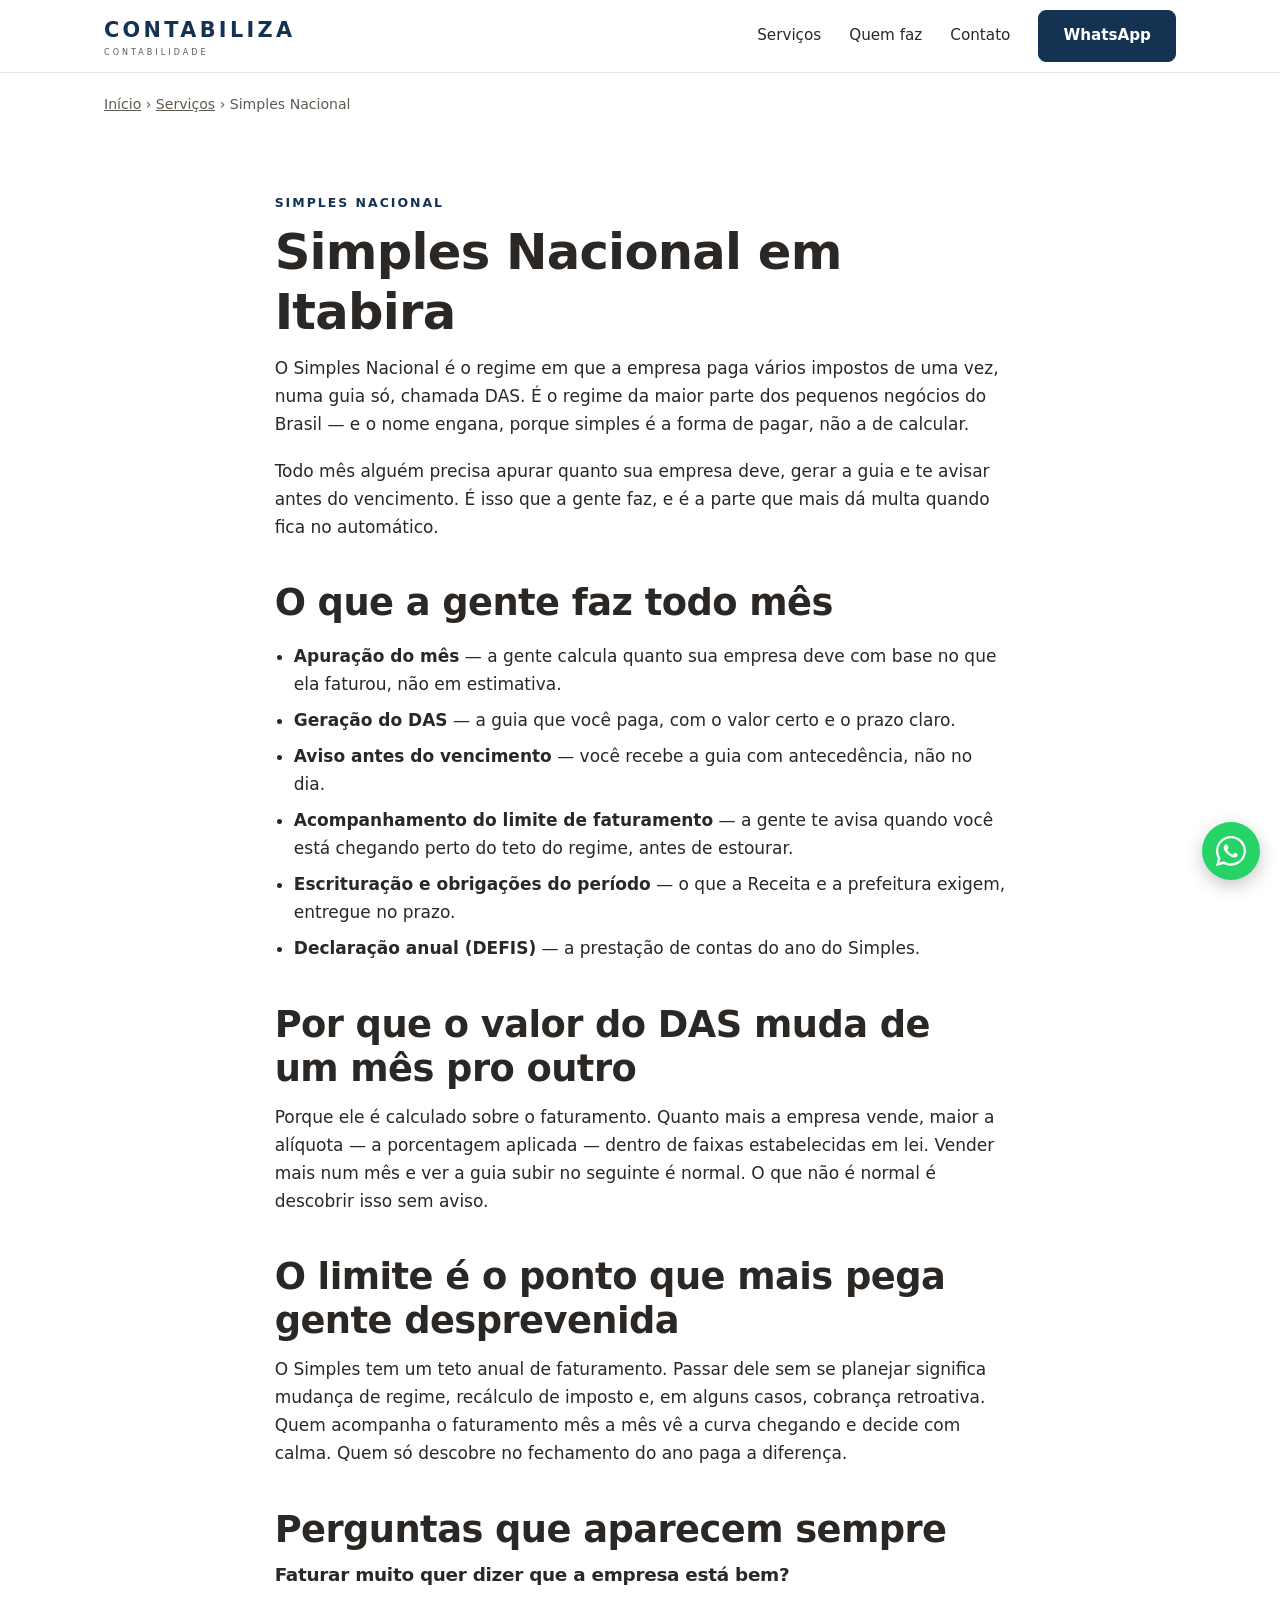
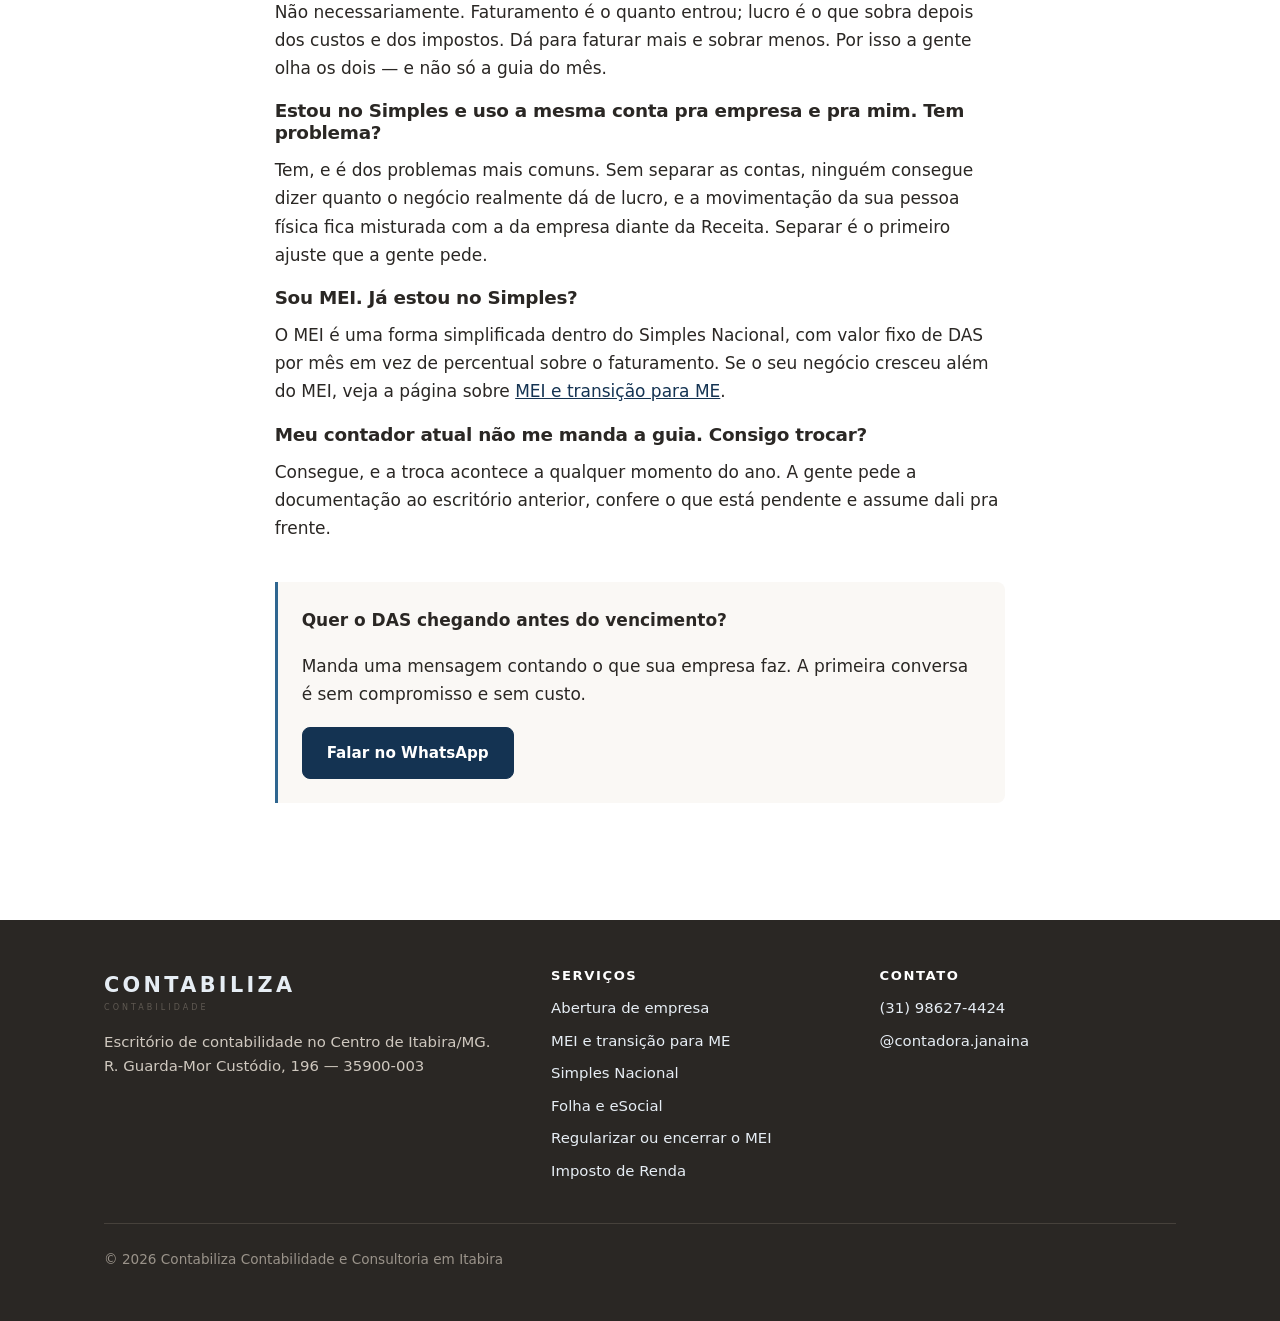
<file: servicos/simples-nacional/index.html>
<!DOCTYPE html>
<html lang="pt-BR">
<head>
<meta charset="UTF-8">
<meta name="viewport" content="width=device-width, initial-scale=1">
<title>Simples Nacional em Itabira/MG | Contabiliza Contabilidade</title>
<meta name="description" content="Apuração mensal do Simples Nacional em Itabira: guia para pagar, controle do limite de faturamento e aviso antes do vencimento. Fale no WhatsApp.">
<link rel="canonical" href="https://marcel0gs.github.io/contabiliza-itabira-azul/servicos/simples-nacional/">
<link rel="stylesheet" href="../../assets/css/style.css">
</head>
<body>

<header class="topo">
  <div class="wrap topo__inner">
    <a class="marca" href="../../">Contabiliza<span>Contabilidade</span></a>
    <nav class="nav" aria-label="Principal">
      <div class="nav__links nav">
        <a href="../../#servicos">Serviços</a>
        <a href="../../#sobre">Quem faz</a>
        <a href="../../#contato">Contato</a>
      </div>
      <a class="btn" href="https://wa.me/5531986274424?text=Ol%C3%A1%21%20Quero%20falar%20sobre%20o%20Simples%20Nacional." target="_blank" rel="noopener">WhatsApp</a>
    </nav>
  </div>
</header>

<main>
  <div class="wrap">
    <nav class="migalha" aria-label="Você está aqui">
      <a href="../../">Início</a> › <a href="../../#servicos">Serviços</a> › Simples Nacional
    </nav>
  </div>

  <section class="secao">
    <div class="wrap artigo">
      <p class="secao__olho">Simples Nacional</p>
      <h1>Simples Nacional em Itabira</h1>

      <p>
        O Simples Nacional é o regime em que a empresa paga vários impostos de
        uma vez, numa guia só, chamada DAS. É o regime da maior parte dos
        pequenos negócios do Brasil — e o nome engana, porque simples é a forma
        de pagar, não a de calcular.
      </p>

      <p>
        Todo mês alguém precisa apurar quanto sua empresa deve, gerar a guia e
        te avisar antes do vencimento. É isso que a gente faz, e é a parte que
        mais dá multa quando fica no automático.
      </p>

      <h2>O que a gente faz todo mês</h2>
      <ul>
        <li><strong>Apuração do mês</strong> — a gente calcula quanto sua empresa deve com base no que ela faturou, não em estimativa.</li>
        <li><strong>Geração do DAS</strong> — a guia que você paga, com o valor certo e o prazo claro.</li>
        <li><strong>Aviso antes do vencimento</strong> — você recebe a guia com antecedência, não no dia.</li>
        <li><strong>Acompanhamento do limite de faturamento</strong> — a gente te avisa quando você está chegando perto do teto do regime, antes de estourar.</li>
        <li><strong>Escrituração e obrigações do período</strong> — o que a Receita e a prefeitura exigem, entregue no prazo.</li>
        <li><strong>Declaração anual (DEFIS)</strong> — a prestação de contas do ano do Simples.</li>
      </ul>

      <h2>Por que o valor do DAS muda de um mês pro outro</h2>
      <p>
        Porque ele é calculado sobre o faturamento. Quanto mais a empresa vende,
        maior a alíquota — a porcentagem aplicada — dentro de faixas
        estabelecidas em lei. Vender mais num mês e ver a guia subir no seguinte
        é normal. O que não é normal é descobrir isso sem aviso.
      </p>

      <h2>O limite é o ponto que mais pega gente desprevenida</h2>
      <p>
        O Simples tem um teto anual de faturamento. Passar dele sem se
        planejar significa mudança de regime, recálculo de imposto e, em alguns
        casos, cobrança retroativa. Quem acompanha o faturamento mês a mês vê a
        curva chegando e decide com calma. Quem só descobre no fechamento do
        ano paga a diferença.
      </p>

      <h2>Perguntas que aparecem sempre</h2>

      <h3>Faturar muito quer dizer que a empresa está bem?</h3>
      <p>
        Não necessariamente. Faturamento é o quanto entrou; lucro é o que sobra
        depois dos custos e dos impostos. Dá para faturar mais e sobrar menos.
        Por isso a gente olha os dois — e não só a guia do mês.
      </p>

      <h3>Estou no Simples e uso a mesma conta pra empresa e pra mim. Tem problema?</h3>
      <p>
        Tem, e é dos problemas mais comuns. Sem separar as contas, ninguém
        consegue dizer quanto o negócio realmente dá de lucro, e a
        movimentação da sua pessoa física fica misturada com a da empresa
        diante da Receita. Separar é o primeiro ajuste que a gente pede.
      </p>

      <h3>Sou MEI. Já estou no Simples?</h3>
      <p>
        O MEI é uma forma simplificada dentro do Simples Nacional, com valor
        fixo de DAS por mês em vez de percentual sobre o faturamento. Se o seu
        negócio cresceu além do MEI, veja a página sobre
        <a href="../contabilidade-para-mei-itabira/">MEI e transição para ME</a>.
      </p>

      <h3>Meu contador atual não me manda a guia. Consigo trocar?</h3>
      <p>
        Consegue, e a troca acontece a qualquer momento do ano. A gente pede a
        documentação ao escritório anterior, confere o que está pendente e
        assume dali pra frente.
      </p>

      <div class="chamada">
        <p><strong>Quer o DAS chegando antes do vencimento?</strong></p>
        <p>Manda uma mensagem contando o que sua empresa faz. A primeira
           conversa é sem compromisso e sem custo.</p>
        <p>
          <a class="btn" href="https://wa.me/5531986274424?text=Ol%C3%A1%21%20Vim%20pelo%20site%20e%20quero%20falar%20sobre%20o%20Simples%20Nacional." target="_blank" rel="noopener">
            Falar no WhatsApp
          </a>
        </p>
      </div>

      <!-- [CONFIRMAR ESCOPO] Confirmar com a Janaína se ela entrega DEFIS e
           escrituração completa, ou se alguma etapa é terceirizada.
           Sem promessa de economia tributária em nenhum ponto da página —
           limite do código do CFC. -->
    </div>
  </section>
</main>

<footer class="rodape">
  <div class="wrap">
    <div class="rodape__grid">
      <div>
        <a class="marca" href="../../">Contabiliza<span>Contabilidade</span></a>
        <p style="margin-top:1rem">
          Escritório de contabilidade no Centro de Itabira/MG.<br>
          R. Guarda-Mor Custódio, 196 — 35900-003
        </p>
      </div>
      <div>
        <h3>Serviços</h3>
        <ul>
          <li><a href="../abertura-de-empresa-itabira/">Abertura de empresa</a></li>
          <li><a href="../contabilidade-para-mei-itabira/">MEI e transição para ME</a></li>
          <li><a href="./">Simples Nacional</a></li>
          <li><a href="../folha-de-pagamento-esocial/">Folha e eSocial</a></li>
          <li><a href="../regularizar-mei/">Regularizar ou encerrar o MEI</a></li>
          <li><a href="../imposto-de-renda/">Imposto de Renda</a></li>
        </ul>
      </div>
      <div>
        <h3>Contato</h3>
        <ul>
          <li><a href="https://wa.me/5531986274424" target="_blank" rel="noopener">(31) 98627-4424</a></li>
          <li><a href="https://www.instagram.com/contadora.janaina/" target="_blank" rel="noopener">@contadora.janaina</a></li>
        </ul>
      </div>
    </div>
    <p class="rodape__fim">© 2026 Contabiliza Contabilidade e Consultoria em Itabira</p>
  </div>
</footer>

<a class="zap-flutua" href="https://wa.me/5531986274424?text=Ol%C3%A1%21%20Vim%20pelo%20site." target="_blank" rel="noopener" aria-label="Falar no WhatsApp">
  <svg viewBox="0 0 32 32" aria-hidden="true"><path d="M16 0C7.2 0 0 7.2 0 16c0 2.8.7 5.5 2.1 7.9L0 32l8.3-2.2c2.3 1.3 4.9 1.9 7.7 1.9 8.8 0 16-7.2 16-16S24.8 0 16 0zm0 29.1c-2.5 0-4.9-.7-7-1.9l-.5-.3-5 1.3 1.3-4.8-.3-.5c-1.4-2.2-2.1-4.7-2.1-7.3C2.4 8.5 8.5 2.4 16 2.4S29.6 8.5 29.6 16 23.5 29.1 16 29.1zm7.4-9.8c-.4-.2-2.4-1.2-2.8-1.3-.4-.1-.6-.2-.9.2-.3.4-1 1.3-1.2 1.5-.2.2-.4.3-.8.1-.4-.2-1.7-.6-3.3-2-1.2-1.1-2-2.4-2.3-2.8-.2-.4 0-.6.2-.8l.6-.7c.2-.2.2-.4.4-.6.1-.2 0-.5 0-.7l-1.2-2.8c-.3-.7-.6-.6-.9-.6h-.7c-.2 0-.6.1-1 .5-.3.4-1.3 1.3-1.3 3.1s1.3 3.6 1.5 3.9c.2.2 2.6 4 6.3 5.6.9.4 1.6.6 2.1.8.9.3 1.7.2 2.3.2.7-.1 2.2-.9 2.5-1.8.3-.9.3-1.6.2-1.8-.1-.2-.3-.3-.7-.5z"/></svg>
</a>

</body>
</html>
</file>
<file: assets/css/style.css>
/* ==========================================================================
   Contabiliza — variante azul-marinho
   Mesma paleta neutra do site principal, mas com o acento na cor da marca
   pública dela: o logo azul-marinho que aparece no perfil comercial do
   WhatsApp e no Google. Comparar com a versão dourada (site/) antes de
   escolher uma — não manter as duas depois da decisão.
   ========================================================================== */

:root {
  --azul:        #2f6690;
  --azul-escuro: #143352;   /* usar quando precisar de contraste em texto */
  --azul-claro:  #e6edf4;
  --estrela:     #d9a531;   /* estrelas de avaliação seguem a convenção do Google, não a marca */
  --carvao:      #2a2724;
  --cinza:       #5f5952;
  --creme:       #faf8f5;
  --branco:      #ffffff;
  --borda:       #e2e6ea;
  --zap:         #25d366;

  --largura:  1120px;
  --raio:     8px;
  --sombra:   0 1px 3px rgba(42, 39, 36, .06), 0 8px 24px rgba(42, 39, 36, .06);
}

*, *::before, *::after { box-sizing: border-box; }

html { scroll-behavior: smooth; }

body {
  margin: 0;
  background: var(--branco);
  color: var(--carvao);
  font-family: system-ui, -apple-system, "Segoe UI", Roboto, "Helvetica Neue", Arial, sans-serif;
  font-size: 17px;
  line-height: 1.65;
  -webkit-font-smoothing: antialiased;
}

img { max-width: 100%; height: auto; display: block; }
a { color: var(--azul-escuro); }

h1, h2, h3 { line-height: 1.2; margin: 0 0 .75rem; letter-spacing: -.015em; }
h1 { font-size: clamp(2rem, 4.5vw, 3.1rem); }
h2 { font-size: clamp(1.6rem, 3.2vw, 2.3rem); }
h3 { font-size: 1.15rem; }
p  { margin: 0 0 1.15rem; }

.wrap { max-width: var(--largura); margin: 0 auto; padding: 0 1.5rem; }

/* O cabeçalho é fixo e cobriria o topo da seção ao clicar num link do menu.
   Isso reserva a altura dele no destino da âncora. */
section[id] { scroll-margin-top: 84px; }
.sr {
  position: absolute; width: 1px; height: 1px;
  overflow: hidden; clip: rect(0 0 0 0); white-space: nowrap;
}

/* --- marcador de pendência -------------------------------------------- */
/* Tudo que ainda precisa ser confirmado com a cliente fica visível assim.
   Isso é proposital: mostra que o site foi feito com os dados reais dela
   e que o resto se preenche junto, em vez de ser chutado. */
.placeholder {
  background: #fff6d6;
  border-bottom: 2px dotted #c9a227;
  padding: 0 .2em;
  font-style: italic;
}

/* --- cabeçalho --------------------------------------------------------- */
.topo {
  position: sticky; top: 0; z-index: 50;
  background: rgba(255, 255, 255, .94);
  backdrop-filter: blur(8px);
  border-bottom: 1px solid var(--borda);
}
.topo__inner {
  display: flex; align-items: center; justify-content: space-between;
  gap: 1.5rem; min-height: 72px;
}
/* [SUBSTITUIR] tratamento tipográfico provisório.
   Pedir à Janaína o arquivo vetorial da logo AZUL-MARINHO (a do perfil
   comercial do WhatsApp e do Google), não a dourada da parede. Não recriar. */
.marca {
  font-size: 1.3rem; font-weight: 700; letter-spacing: .16em;
  color: var(--azul-escuro); text-decoration: none; text-transform: uppercase;
  white-space: nowrap;
}
.marca span {
  display: block; font-size: .5rem; letter-spacing: .38em;
  color: var(--cinza); font-weight: 500; margin-top: -2px;
}
.nav { display: flex; align-items: center; gap: 1.75rem; }
.nav a { color: var(--carvao); text-decoration: none; font-size: .95rem; }
.nav a:hover { color: var(--azul-escuro); }
.nav a.btn, .nav a.btn:hover { color: var(--branco); }
@media (max-width: 860px) { .nav__links { display: none; } }

/* Em tela estreita, marca + botão de WhatsApp somavam mais que a largura do
   celular e empurravam a página inteira para o lado. Encolher os dois é o que
   mantém a home sem rolagem horizontal em 360-390px. */
@media (max-width: 430px) {
  .wrap { padding: 0 1.15rem; }
  .topo__inner { gap: .75rem; }
  .marca { font-size: 1.05rem; letter-spacing: .1em; }
  .marca span { font-size: .44rem; letter-spacing: .3em; }
  .topo .btn { padding: .7rem 1rem; font-size: .9rem; }
}

/* --- botões ------------------------------------------------------------ */
.btn {
  display: inline-flex; align-items: center; gap: .5rem;
  background: var(--azul-escuro); color: var(--branco);
  padding: .8rem 1.5rem; border-radius: var(--raio);
  text-decoration: none; font-weight: 600; font-size: .95rem;
  border: 1px solid var(--azul-escuro);
  transition: background .15s ease;
}
.btn:hover { background: #0d2740; }
.btn--vazado { background: transparent; color: var(--azul-escuro); }
.btn--vazado:hover { background: var(--azul-claro); }

/* --- hero -------------------------------------------------------------- */
.hero { padding: clamp(3rem, 7vw, 5.5rem) 0; background: var(--creme); }
.hero__grid {
  display: grid; grid-template-columns: 1.05fr .95fr;
  gap: clamp(2rem, 5vw, 4rem); align-items: center;
}
@media (max-width: 880px) { .hero__grid { grid-template-columns: 1fr; } }
.hero__olho {
  color: var(--azul-escuro); font-size: .78rem; font-weight: 600;
  letter-spacing: .16em; text-transform: uppercase; margin-bottom: 1rem;
}
.hero__sub { font-size: 1.1rem; color: var(--cinza); max-width: 46ch; }
.hero__acoes { display: flex; flex-wrap: wrap; gap: .75rem; margin-top: 1.75rem; }

/* Foto: usa background-image para degradar sem ícone quebrado caso o
   arquivo ainda não exista. [SUBSTITUIR] pelas fotos em alta da cliente. */
.foto {
  border-radius: var(--raio); box-shadow: var(--sombra);
  background: linear-gradient(135deg, var(--azul-claro), #cdd9e3);
  background-size: cover; background-position: center;
  aspect-ratio: 4 / 3;
}
.foto--escritorio { background-image: url("../img/escritorio.jpg"); aspect-ratio: 5 / 6; }

/* --- prova social ------------------------------------------------------ */
.prova { border-bottom: 1px solid var(--borda); }
.prova__inner {
  display: flex; flex-wrap: wrap; align-items: center;
  justify-content: center; gap: 1rem 2.5rem; padding: 1.5rem 0;
  text-align: center;
}
.prova__nota { font-size: 1.6rem; font-weight: 700; color: var(--azul-escuro); }
.prova__estrelas { color: var(--estrela); letter-spacing: .1em; }
.prova__texto { color: var(--cinza); font-size: .95rem; margin: 0; }

/* --- seções ------------------------------------------------------------ */
.secao { padding: clamp(3rem, 6vw, 5rem) 0; }
.secao--creme { background: var(--creme); }
.secao__cabeca { max-width: 60ch; margin-bottom: 2.5rem; }
.secao__olho {
  color: var(--azul-escuro); font-size: .78rem; font-weight: 600;
  letter-spacing: .16em; text-transform: uppercase; margin-bottom: .6rem;
}

/* --- cards de serviço --------------------------------------------------- */
.cards { display: grid; grid-template-columns: repeat(3, 1fr); gap: 1.25rem; }
@media (max-width: 940px) { .cards { grid-template-columns: repeat(2, 1fr); } }
@media (max-width: 620px) { .cards { grid-template-columns: 1fr; } }

.card {
  display: block; padding: 1.6rem; background: var(--branco);
  border: 1px solid var(--borda); border-radius: var(--raio);
  text-decoration: none; color: inherit;
  transition: border-color .15s ease, transform .15s ease;
}
.card:hover { border-color: var(--azul); transform: translateY(-2px); }
.card h3 { color: var(--carvao); }
.card p { color: var(--cinza); font-size: .95rem; margin: 0; }
.card__seta { color: var(--azul-escuro); font-weight: 600; font-size: .9rem; margin-top: 1rem; display: block; }
.card--inativo { opacity: .65; pointer-events: none; }

/* --- faixa de perguntas -------------------------------------------------- */
.faixa {
  background: var(--carvao); color: #e8e2d9;
  padding: 0 0 clamp(3rem, 6vw, 5rem);
}
.faixa .secao__cabeca { margin-top: clamp(3rem, 6vw, 4.5rem); }
.faixa .secao__olho { color: var(--azul); }
.faixa h2 { color: var(--branco); }
.faixa .secao__cabeca p { color: #b8b0a6; }

/* Fita rolante. Decorativa — as perguntas existem como texto real abaixo. */
.fita {
  overflow: hidden; border-bottom: 1px solid var(--borda);
  background: var(--azul-claro); padding: .9rem 0;
}
.fita__trilho {
  display: flex; width: max-content;
  animation: fita 46s linear infinite;
}
.fita__grupo { display: flex; flex-shrink: 0; }
.fita__grupo b {
  font-size: .88rem; font-weight: 600; color: var(--azul-escuro);
  white-space: nowrap; padding: 0 1.4rem;
  display: flex; align-items: center; gap: 1.4rem;
}
.fita__grupo b::before { content: "•"; color: var(--azul); }
@keyframes fita {
  from { transform: translateX(0); }
  to   { transform: translateX(-50%); }
}

.perguntas { display: grid; grid-template-columns: repeat(2, 1fr); gap: .75rem; }
@media (max-width: 880px) { .perguntas { grid-template-columns: 1fr; } }

.pergunta {
  background: #322e2a; border: 1px solid #46413b;
  border-radius: var(--raio); padding: 1.1rem 1.35rem;
  align-self: start;
}
.pergunta summary {
  cursor: pointer; font-weight: 600; color: var(--branco);
  list-style: none; display: flex; justify-content: space-between; gap: 1rem;
}
.pergunta summary::-webkit-details-marker { display: none; }
.pergunta summary::after {
  content: "+"; color: var(--azul); font-weight: 400; font-size: 1.35rem;
  line-height: 1; flex: 0 0 auto;
}
.pergunta[open] summary::after { content: "−"; }
.pergunta summary:focus-visible { outline: 2px solid var(--azul); outline-offset: 3px; }
.pergunta p {
  margin: .9rem 0 0; font-size: .96rem; color: #cfc8bf;
}
.pergunta a { color: var(--azul-claro); }
.pergunta strong { color: var(--branco); }

/* --- quem faz ----------------------------------------------------------- */
.sobre {
  display: grid; grid-template-columns: 1.1fr .9fr;
  gap: clamp(2rem, 5vw, 3.5rem); align-items: start;
}
@media (max-width: 880px) { .sobre { grid-template-columns: 1fr; } }

/* Retrato + nome. Foto pequena de propósito: a original tem 158px e ampliar
   deixaria borrado. Trocar por uma em alta quando ela mandar. */
.pessoa {
  display: flex; align-items: center; gap: 1.1rem; margin-bottom: 1.75rem;
}
.pessoa__foto {
  width: 132px; height: 132px; border-radius: 50%;
  object-fit: cover; flex: 0 0 auto;
  border: 3px solid var(--branco); box-shadow: var(--sombra);
}
.pessoa__nome { display: block; font-size: 1.1rem; }
.pessoa__papel {
  display: block; font-size: .82rem; color: var(--cinza);
  text-transform: uppercase; letter-spacing: .1em; margin-top: .2rem;
}

/* Citação publicada pela própria Janaína no Instagram. O peso visual é
   proposital: é a voz dela, não texto de agência. */
.citacao {
  margin: 0; padding: 1.75rem;
  background: var(--creme); border: 1px solid var(--borda);
  border-radius: var(--raio); border-left: 3px solid var(--azul);
}
.citacao blockquote { margin: 0; }
.citacao blockquote p {
  font-size: 1.08rem; line-height: 1.55; color: var(--carvao);
}
.citacao blockquote p:last-of-type { margin-bottom: 0; }
.citacao figcaption {
  margin-top: 1.25rem; padding-top: 1rem; border-top: 1px solid var(--borda);
  font-size: .88rem; color: var(--cinza); font-weight: 600;
}
.citacao figcaption span { font-weight: 400; }

/* --- depoimentos -------------------------------------------------------- */
.depos { display: grid; grid-template-columns: repeat(2, 1fr); gap: 1.25rem; }
@media (max-width: 760px) { .depos { grid-template-columns: 1fr; } }
.depo {
  background: var(--branco); border: 1px solid var(--borda);
  border-radius: var(--raio); padding: 1.6rem;
}
.depo blockquote { margin: 0 0 1rem; font-size: 1.02rem; }
.depo footer { font-size: .88rem; color: var(--cinza); }
.depo__estrelas { color: var(--estrela); letter-spacing: .08em; margin-bottom: .6rem; }

/* --- contato ------------------------------------------------------------ */
.contato__grid { display: grid; grid-template-columns: 1fr 1.15fr; gap: 2.5rem; }
@media (max-width: 880px) { .contato__grid { grid-template-columns: 1fr; } }
.dados { list-style: none; margin: 0; padding: 0; display: grid; gap: 1.25rem; }
.dados li { display: grid; grid-template-columns: auto 1fr; gap: .9rem; align-items: start; }
.dados strong { display: block; font-size: .82rem; text-transform: uppercase; letter-spacing: .1em; color: var(--cinza); font-weight: 600; }
.dados .ico { color: var(--azul-escuro); font-size: 1.1rem; line-height: 1.5; }
.mapa {
  border: 1px solid var(--borda); border-radius: var(--raio);
  overflow: hidden; min-height: 340px; background: var(--azul-claro);
}
.mapa iframe { display: block; width: 100%; height: 100%; min-height: 340px; border: 0; }


/* --- rodapé -------------------------------------------------------------- */
.rodape { background: var(--carvao); color: #cfc8bf; padding: 3rem 0 2rem; font-size: .93rem; }
.rodape a { color: var(--azul-claro); }
.rodape__grid { display: grid; grid-template-columns: 1.4fr 1fr 1fr; gap: 2rem; }
@media (max-width: 760px) { .rodape__grid { grid-template-columns: 1fr; } }
.rodape h3 { color: var(--branco); font-size: .82rem; text-transform: uppercase; letter-spacing: .12em; }
.rodape ul { list-style: none; margin: 0; padding: 0; display: grid; gap: .5rem; }
.rodape ul a { text-decoration: none; }
.rodape ul a:hover { text-decoration: underline; }
.rodape__fim {
  border-top: 1px solid #46413b; margin-top: 2.5rem; padding-top: 1.5rem;
  font-size: .85rem; color: #9a938a;
}
.rodape .marca { color: var(--azul-claro); }

/* --- botão flutuante de WhatsApp ----------------------------------------- */
/* Sempre https://wa.me/ — o esquema whatsapp:// não abre em navegador desktop */
.zap-flutua {
  position: fixed; right: 20px; bottom: 20px; z-index: 90;
  width: 58px; height: 58px; border-radius: 50%;
  background: var(--zap); display: grid; place-items: center;
  box-shadow: 0 6px 18px rgba(0, 0, 0, .22);
  transition: transform .15s ease;
}
.zap-flutua:hover { transform: scale(1.06); }
.zap-flutua svg { width: 30px; height: 30px; fill: #fff; }

/* --- conteúdo de página interna ------------------------------------------ */
.artigo { max-width: 72ch; }
.artigo h2 { margin-top: 2.5rem; }
.artigo ul { padding-left: 1.2rem; }
.artigo li { margin-bottom: .5rem; }
.migalha { font-size: .88rem; color: var(--cinza); padding: 1.25rem 0 0; }
.migalha a { color: var(--cinza); }

.chamada {
  background: var(--creme); border-left: 3px solid var(--azul);
  border-radius: 0 var(--raio) var(--raio) 0;
  padding: 1.5rem; margin: 2.5rem 0;
}
.chamada p:last-child { margin-bottom: 0; }

/* --- quiz de qualificação -------------------------------------------------- */
/* Base: templates/componentes/quiz-qualificacao.html, adaptado à paleta clara */
.qq__opcoes {
  border: 0; margin: 0; padding: 0; display: grid; gap: .625rem;
  grid-template-columns: repeat(2, 1fr);
}
@media (max-width: 760px) { .qq__opcoes { grid-template-columns: 1fr; } }
.qq__opcao {
  display: grid; grid-template-columns: auto 1fr; gap: .875rem; align-items: start;
  padding: .95rem 1.1rem; background: var(--branco);
  border: 1px solid var(--borda); border-radius: var(--raio); cursor: pointer;
  transition: border-color .15s ease, background .15s ease;
}
.qq__opcao:hover { border-color: var(--azul); }
.qq__opcao input { position: absolute; opacity: 0; width: 0; height: 0; }
.qq__marca {
  width: 20px; height: 20px; border: 1px solid var(--borda); border-radius: 3px;
  display: grid; place-items: center; margin-top: 2px; background: var(--branco);
}
.qq__marca::after {
  content: ""; width: 10px; height: 6px;
  border-left: 2px solid #fff; border-bottom: 2px solid #fff;
  transform: rotate(-45deg) translate(1px, -1px) scale(0);
  transition: transform .15s ease;
}
.qq__opcao:has(input:checked) { background: var(--azul-claro); border-color: var(--azul); }
.qq__opcao:has(input:checked) .qq__marca { background: var(--azul-escuro); border-color: var(--azul-escuro); }
.qq__opcao:has(input:checked) .qq__marca::after { transform: rotate(-45deg) translate(1px, -1px) scale(1); }
.qq__opcao:has(input:focus-visible) { outline: 2px solid var(--azul-escuro); outline-offset: 2px; }
.qq__label { line-height: 1.45; font-size: .96rem; }
.qq__resultado {
  margin-top: 1.5rem; padding: 1.5rem; background: var(--branco);
  border: 1px solid var(--azul); border-radius: var(--raio); max-width: 640px;
}
.qq__resultado[hidden] { display: none; }
.qq__resultado-texto { margin-bottom: 1.25rem; }

@media (prefers-reduced-motion: reduce) {
  html { scroll-behavior: auto; }
  * { transition: none !important; }

  /* Sem movimento, a fita vira um bloco estático e centrado — não uma tira
     congelada cortada na margem direita.
     Não usar `overflow-x: auto` aqui: deixa uma barra de rolagem cinza visível
     logo abaixo da fita, e o conjunto parece defeito, não escolha. */
  .fita__trilho { animation: none; width: 100%; }
  .fita__grupo  { flex: 1 1 auto; flex-wrap: wrap; justify-content: center; row-gap: .45rem; }
  .fita__grupo + .fita__grupo { display: none; }
}
</file>
